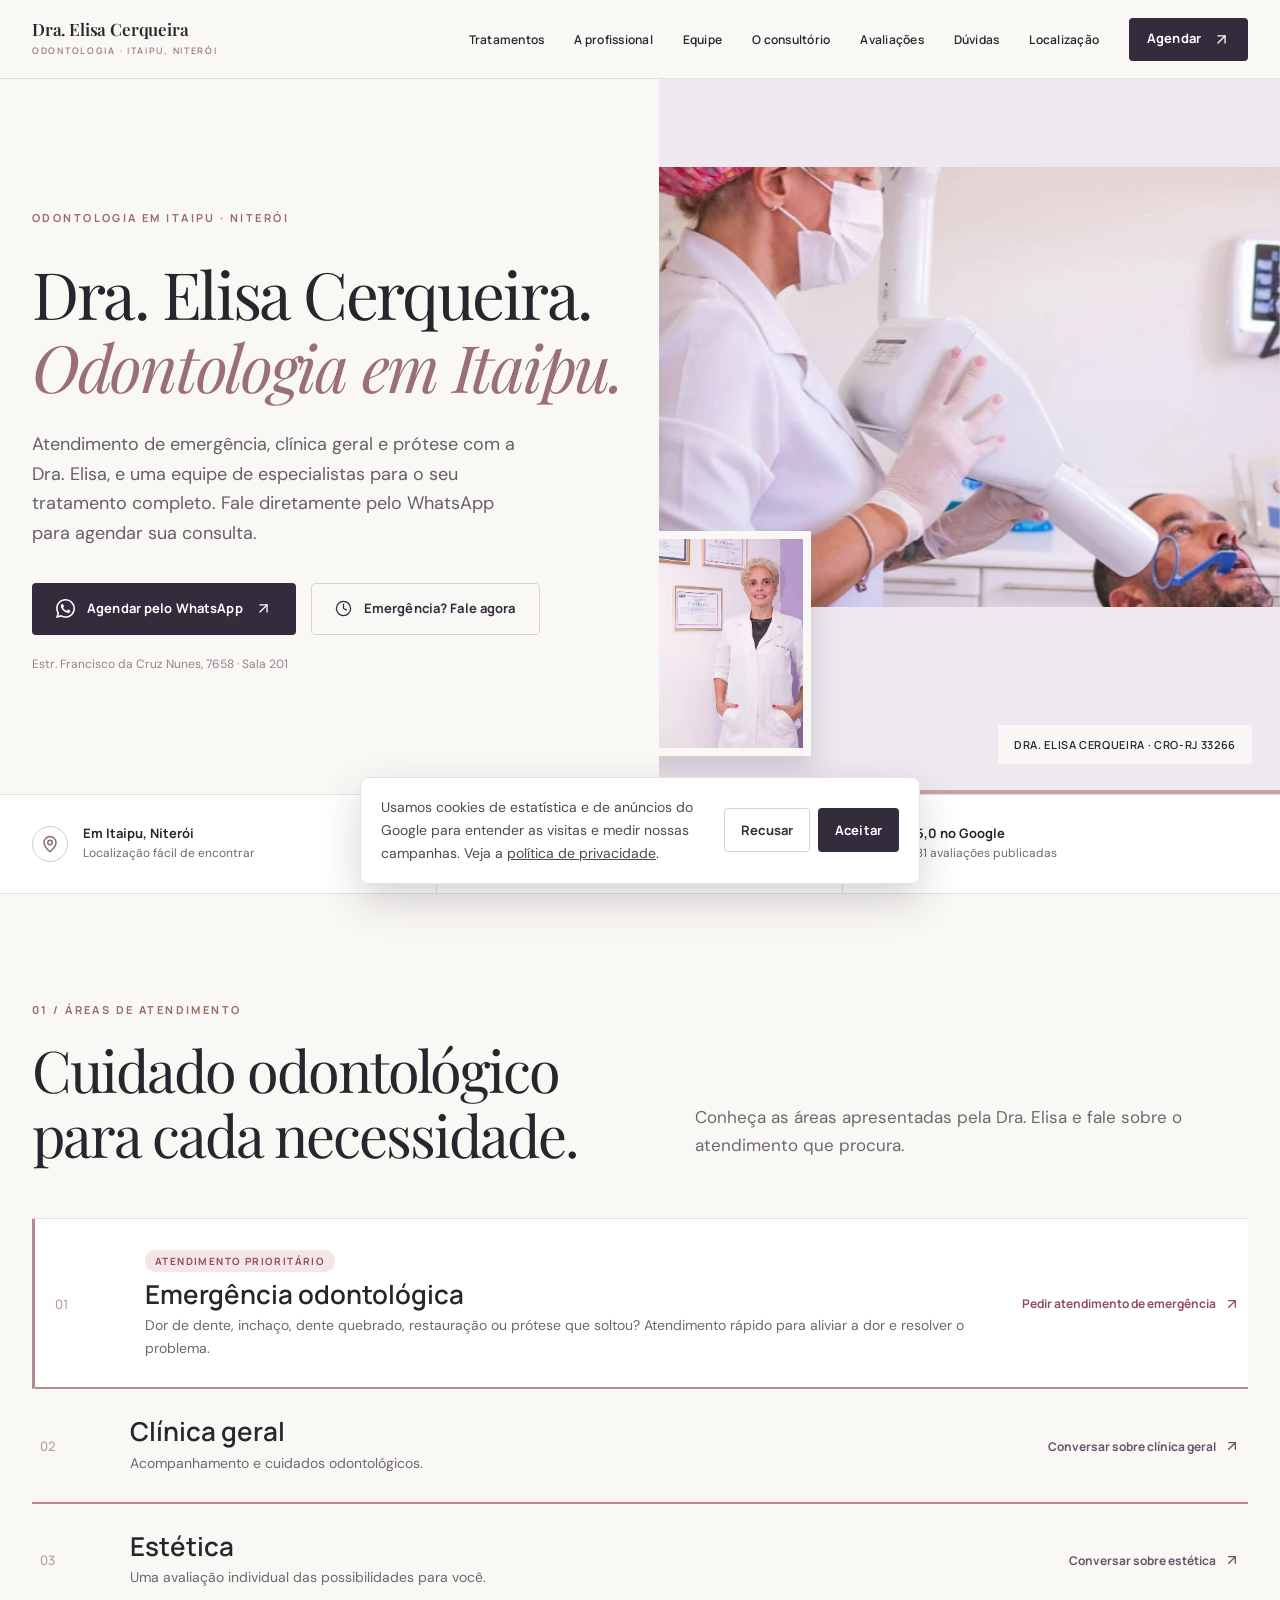
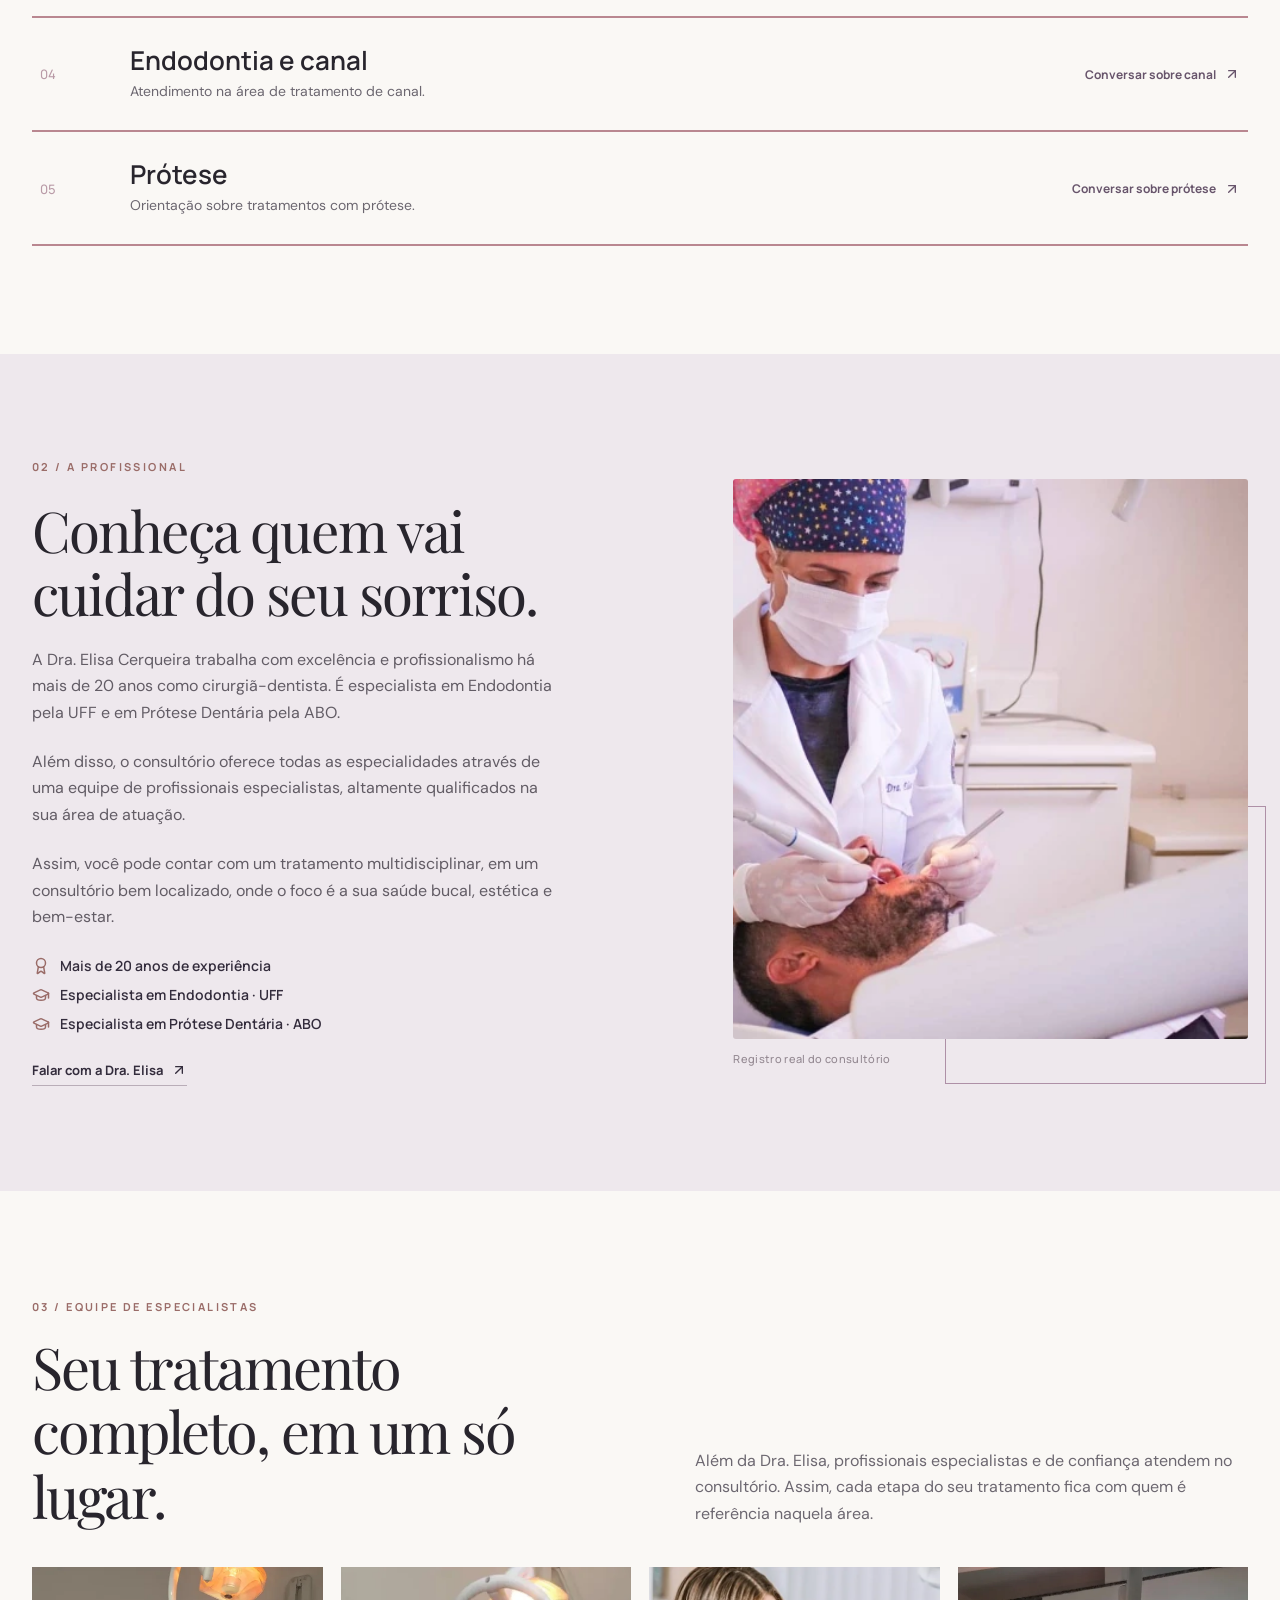
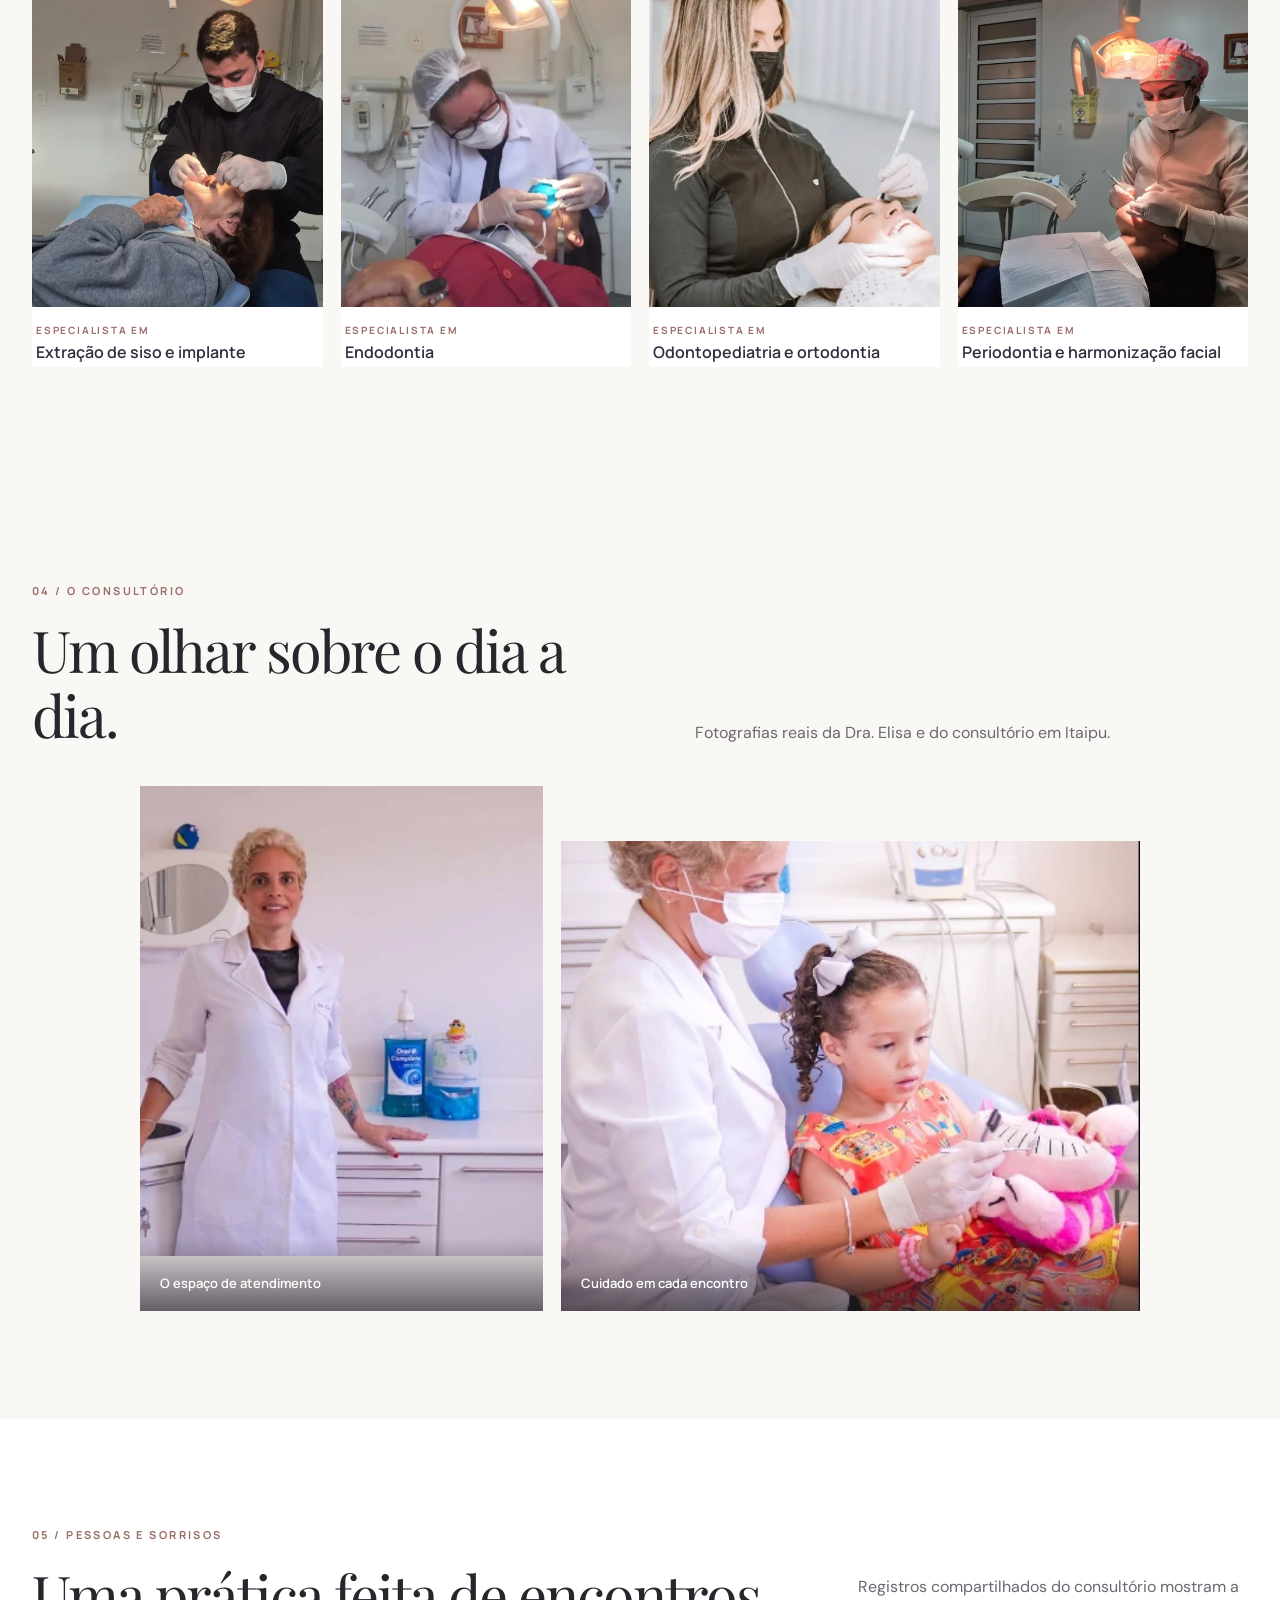
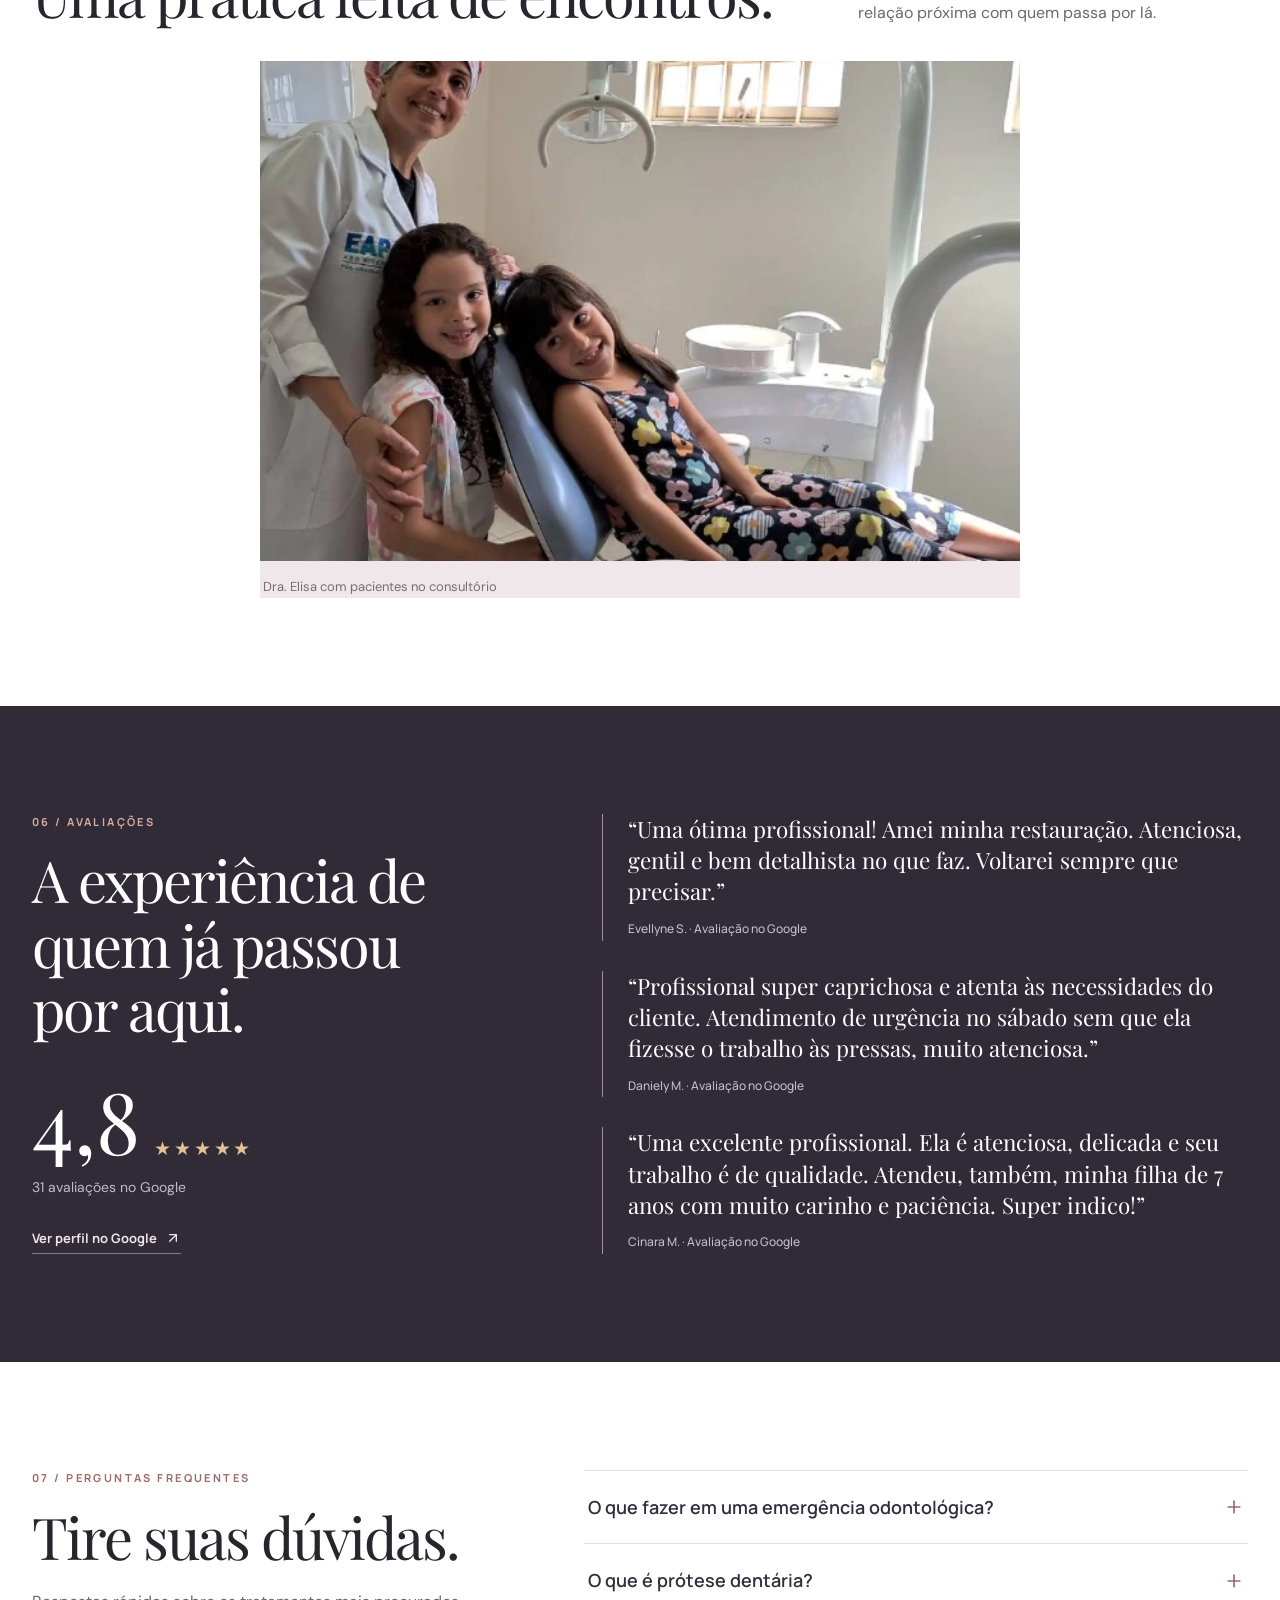
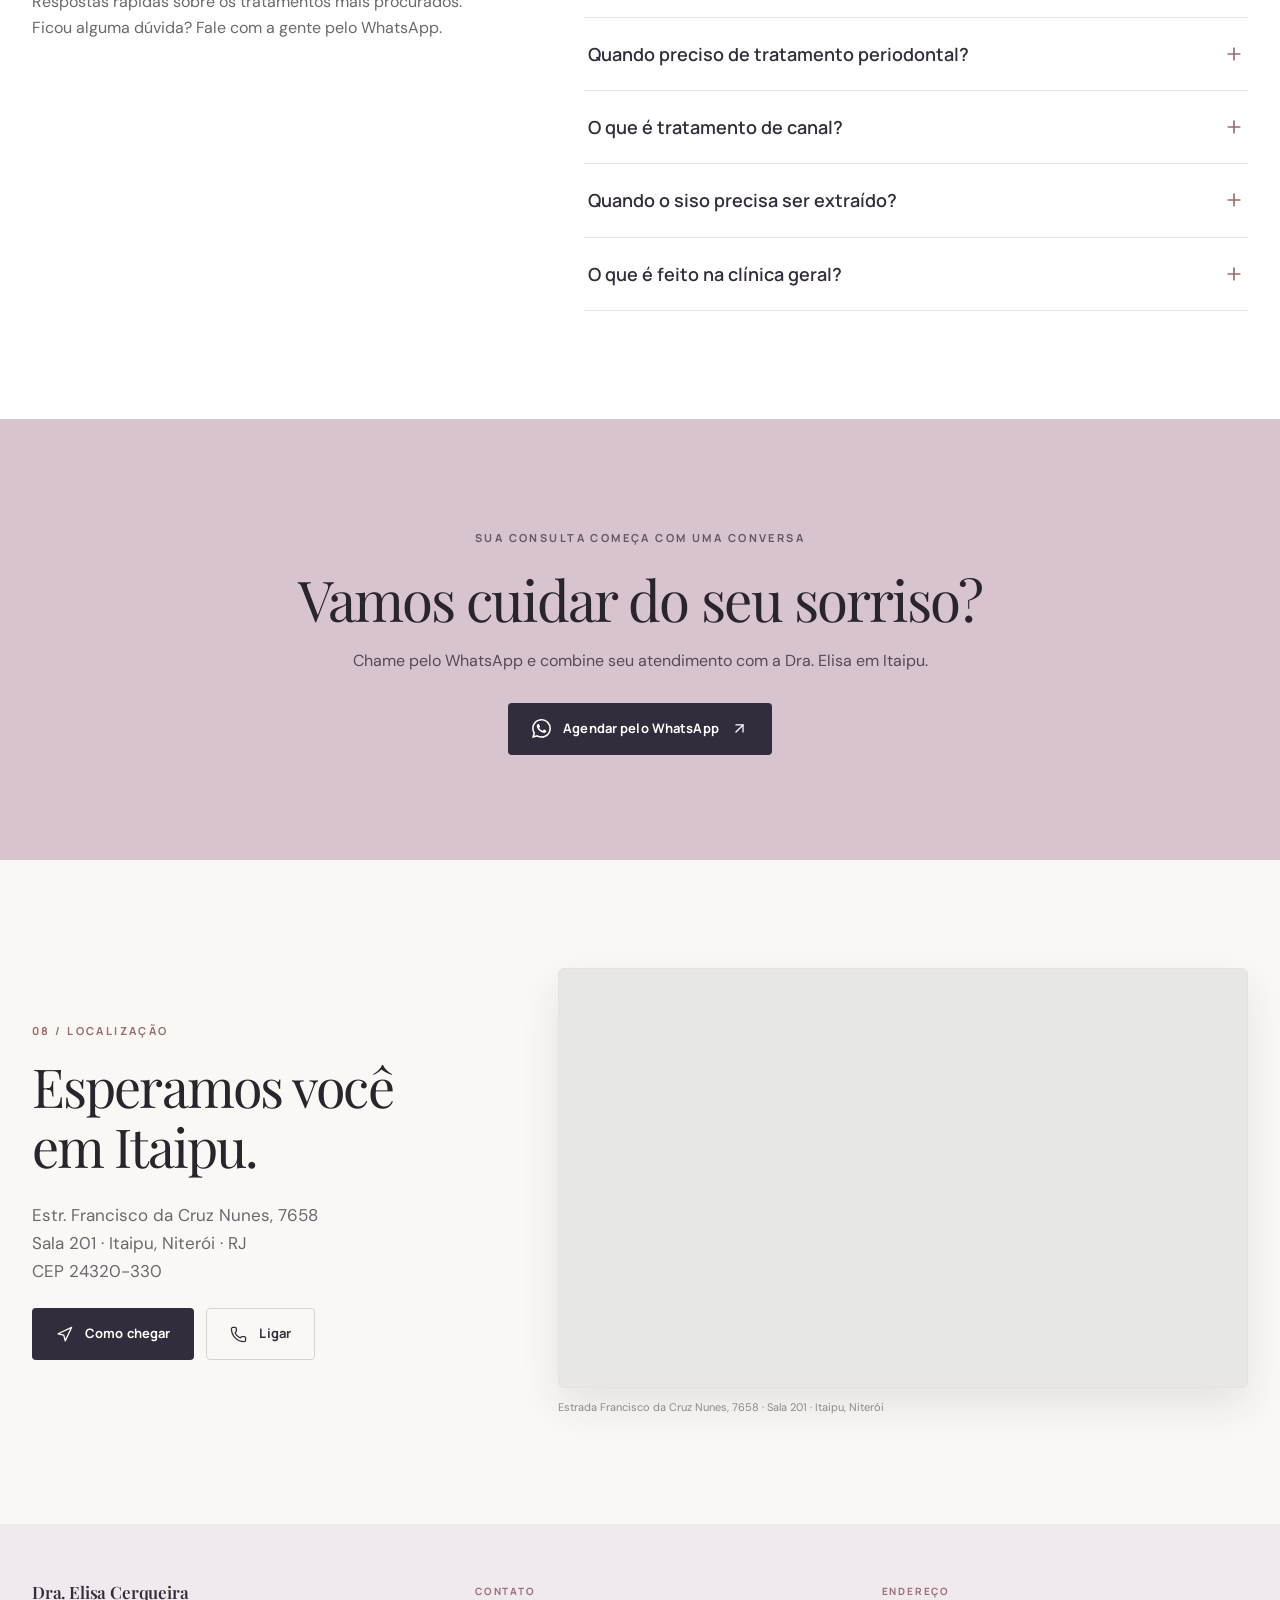
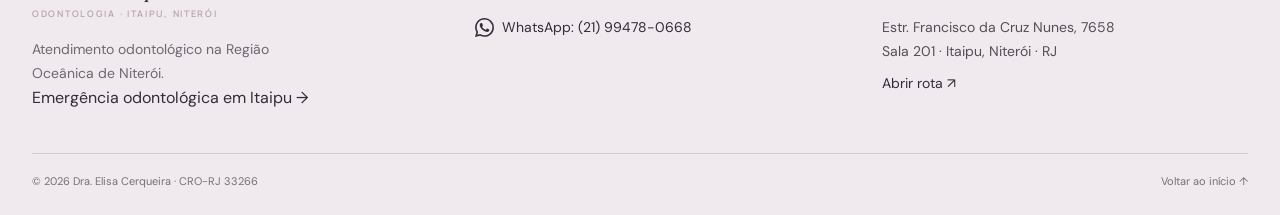
<file: index.html>
<!doctype html>
<html lang="pt-BR">
<head>
  <meta charset="utf-8">
  <meta name="viewport" content="width=device-width,initial-scale=1,viewport-fit=cover">
  <meta name="theme-color" content="#faf8f5">
  <meta name="description" content="Dra. Elisa Cerqueira: emergência odontológica, clínica geral e prótese em Itaipu, Niterói. Equipe de especialistas. Agende pelo WhatsApp.">
  <title>Dra. Elisa Cerqueira — Dentista em Itaipu, Niterói | Emergência odontológica</title>
  <link rel="canonical" href="https://draelisacerqueira.com.br/">
  <link rel="icon" href="/favicon.ico" sizes="48x48"><link rel="icon" href="/favicon.svg" type="image/svg+xml"><link rel="apple-touch-icon" href="/apple-touch-icon.png">
  <meta property="og:type" content="website">
  <meta property="og:locale" content="pt_BR">
  <meta property="og:site_name" content="Dra. Elisa Cerqueira">
  <meta property="og:title" content="Dra. Elisa Cerqueira — Odontologia em Itaipu, Niterói">
  <meta property="og:description" content="Emergência odontológica, clínica geral e prótese em Itaipu, Niterói. Agende pelo WhatsApp.">
  <meta property="og:url" content="https://draelisacerqueira.com.br/">
  <meta property="og:image" content="https://draelisacerqueira.com.br/og-2.jpg">
  <meta property="og:image:width" content="1200">
  <meta property="og:image:height" content="630">
  <meta property="og:image:alt" content="Dra. Elisa Cerqueira atendendo no consultório em Itaipu, Niterói">
  <meta name="twitter:card" content="summary_large_image">
  <meta name="twitter:title" content="Dra. Elisa Cerqueira — Odontologia em Itaipu, Niterói">
  <meta name="twitter:description" content="Emergência odontológica, clínica geral e prótese em Itaipu, Niterói. Agende pelo WhatsApp.">
  <meta name="twitter:image" content="https://draelisacerqueira.com.br/og-2.jpg">
  <script type="application/ld+json">{"@context":"https://schema.org","@type":"Dentist","@id":"https://draelisacerqueira.com.br/#consultorio","name":"Dra. Elisa Cerqueira — Odontologia","url":"https://draelisacerqueira.com.br/","image":"https://draelisacerqueira.com.br/og-2.jpg","logo":"https://draelisacerqueira.com.br/icon-192.png","telephone":"+55-21-99478-0668","priceRange":"$$","description":"Consultório odontológico em Itaipu, Niterói: emergência odontológica, clínica geral, prótese e equipe de especialistas.","address":{"@type":"PostalAddress","streetAddress":"Estrada Francisco da Cruz Nunes, 7658, Sala 201","addressLocality":"Niterói","addressRegion":"RJ","postalCode":"24320-330","addressCountry":"BR"},"areaServed":"Niterói, RJ","founder":{"@type":"Person","name":"Elisa Cerqueira","jobTitle":"Cirurgiã-dentista","identifier":"CRO-RJ 33266"},"aggregateRating":{"@type":"AggregateRating","ratingValue":"5.0","reviewCount":"31","bestRating":"5"},"hasMap":"https://www.google.com/maps/search/?api=1&query=Consult%C3%B3rio%20Odontol%C3%B3gico%20Dra.%20Elisa%20Cerqueira%20Itaipu%20Niter%C3%B3i"}</script>
  <link rel="preconnect" href="https://fonts.googleapis.com"><link rel="preconnect" href="https://fonts.gstatic.com" crossorigin>
  <link href="https://fonts.googleapis.com/css2?family=DM+Sans:wght@400;500;600;700&family=Manrope:wght@400;500;600;700&family=Playfair+Display:wght@400;500;600&display=swap" rel="stylesheet">
  <link rel="stylesheet" href="aos.css">
  
  
  <link rel="stylesheet" href="style.css">

<script src="head.js"></script>
</head>


<body>
<div class="progress" id="progress"></div>
<header class="header"><div class="wrap nav"><a href="#inicio" class="brand" aria-label="Dra. Elisa Cerqueira, início"><strong>Dra. Elisa Cerqueira</strong><small>Odontologia · Itaipu, Niterói</small></a><nav class="nav-links" id="nav-links" aria-label="Navegação principal"><a href="#tratamentos">Tratamentos</a><a href="#profissional">A profissional</a><a href="#equipe">Equipe</a><a class="nav-extra" href="#consultorio">O consultório</a><a href="#avaliacoes">Avaliações</a><a href="#duvidas">Dúvidas</a><a class="nav-extra" href="#localizacao">Localização</a><a class="btn btn-dark" data-book href="https://wa.me/5521994780668" target="_blank" rel="noopener">Agendar <svg xmlns="http://www.w3.org/2000/svg" width="24" height="24" viewBox="0 0 24 24" fill="none" stroke="currentColor" stroke-width="2" stroke-linecap="round" stroke-linejoin="round" aria-hidden="true" class="lucide"><path d="M7 7h10v10"></path><path d="M7 17 17 7"></path></svg></a></nav><button class="menu-toggle" id="menu-toggle" aria-expanded="false" aria-controls="nav-links" aria-label="Abrir menu"><svg xmlns="http://www.w3.org/2000/svg" width="24" height="24" viewBox="0 0 24 24" fill="none" stroke="currentColor" stroke-width="2" stroke-linecap="round" stroke-linejoin="round" aria-hidden="true" class="lucide"><path d="M4 5h16"></path><path d="M4 12h16"></path><path d="M4 19h16"></path></svg></button></div></header>
<main>
  <section class="hero" id="inicio"><div class="hero-copy"><span class="eyebrow">Odontologia em Itaipu · Niterói</span><h1>Dra. Elisa Cerqueira. <em>Odontologia em Itaipu.</em></h1><p class="hero-lead">Atendimento de emergência, clínica geral e prótese com a Dra. Elisa, e uma equipe de especialistas para o seu tratamento completo. Fale diretamente pelo WhatsApp para agendar sua consulta.</p><div class="hero-actions"><a class="btn btn-dark" id="hero-book" data-book href="https://wa.me/5521994780668" target="_blank" rel="noopener"><span class="wa-icon"><svg viewBox="0 0 24 24" fill="currentColor" aria-hidden="true"><path d="M17.472 14.382c-.297-.149-1.758-.867-2.03-.967-.273-.099-.471-.148-.67.15-.197.297-.767.966-.94 1.164-.173.199-.347.223-.644.075-.297-.15-1.255-.463-2.39-1.475-.883-.788-1.48-1.761-1.653-2.059-.173-.297-.018-.458.13-.606.134-.133.298-.347.446-.52.149-.174.198-.298.298-.497.099-.198.05-.371-.025-.52-.075-.149-.669-1.612-.916-2.207-.242-.579-.487-.5-.669-.51-.173-.008-.371-.01-.57-.01-.198 0-.52.074-.792.372-.272.297-1.04 1.016-1.04 2.479 0 1.462 1.065 2.875 1.213 3.074.149.198 2.096 3.2 5.077 4.487.709.306 1.262.489 1.694.625.712.227 1.36.195 1.871.118.571-.085 1.758-.719 2.006-1.413.248-.694.248-1.289.173-1.413-.074-.124-.272-.198-.57-.347m-5.421 7.403h-.004a9.87 9.87 0 01-5.031-1.378l-.361-.214-3.741.982.998-3.648-.235-.374a9.86 9.86 0 01-1.51-5.26c.001-5.45 4.436-9.884 9.888-9.884 2.64 0 5.122 1.03 6.988 2.898a9.825 9.825 0 012.893 6.994c-.003 5.45-4.437 9.884-9.885 9.884m8.413-18.297A11.815 11.815 0 0012.05 0C5.495 0 .16 5.335.157 11.892c0 2.096.547 4.142 1.588 5.945L.057 24l6.305-1.654a11.882 11.882 0 005.683 1.448h.005c6.554 0 11.89-5.335 11.893-11.893a11.821 11.821 0 00-3.48-8.413Z"/></svg></span> Agendar pelo WhatsApp <svg xmlns="http://www.w3.org/2000/svg" width="24" height="24" viewBox="0 0 24 24" fill="none" stroke="currentColor" stroke-width="2" stroke-linecap="round" stroke-linejoin="round" aria-hidden="true" class="lucide"><path d="M7 7h10v10"></path><path d="M7 17 17 7"></path></svg></a><a class="btn btn-line" href="https://wa.me/5521994780668?text=Ol%C3%A1%2C%20preciso%20de%20um%20atendimento%20de%20emerg%C3%AAncia%20com%20a%20Dra.%20Elisa%20Cerqueira." target="_blank" rel="noopener"><svg xmlns="http://www.w3.org/2000/svg" width="24" height="24" viewBox="0 0 24 24" fill="none" stroke="currentColor" stroke-width="2" stroke-linecap="round" stroke-linejoin="round" aria-hidden="true" class="lucide"><circle cx="12" cy="12" r="10"></circle><path d="M12 6v6l4 2"></path></svg> Emergência? Fale agora</a></div><p class="hero-sub">Estr. Francisco da Cruz Nunes, 7658 · Sala 201</p></div><div class="hero-images" data-aos="fade-in" data-aos-delay="120"><img class="hero-main" src="foto-1.webp" decoding="async" alt="Dra. Elisa durante atendimento odontológico" width="665" height="390" fetchpriority="high"><img class="hero-side" src="foto-2.webp" decoding="async" alt="Retrato da Dra. Elisa Cerqueira no consultório" width="235" height="460"><div class="hero-image-label">DRA. ELISA CERQUEIRA · CRO-RJ 33266</div><div class="hero-marker" aria-hidden="true"></div></div></section>
  <div class="detail-line"><div class="wrap detail-grid"><div class="detail"><span class="detail-icon"><svg xmlns="http://www.w3.org/2000/svg" width="24" height="24" viewBox="0 0 24 24" fill="none" stroke="currentColor" stroke-width="2" stroke-linecap="round" stroke-linejoin="round" aria-hidden="true" class="lucide"><path d="M20 10c0 4.993-5.539 10.193-7.399 11.799a1 1 0 0 1-1.202 0C9.539 20.193 4 14.993 4 10a8 8 0 0 1 16 0"></path><circle cx="12" cy="10" r="3"></circle></svg></span><div><strong>Em Itaipu, Niterói</strong><span>Localização fácil de encontrar</span></div></div><div class="detail"><span class="detail-icon"><svg xmlns="http://www.w3.org/2000/svg" width="24" height="24" viewBox="0 0 24 24" fill="none" stroke="currentColor" stroke-width="2" stroke-linecap="round" stroke-linejoin="round" aria-hidden="true" class="lucide"><circle cx="12" cy="12" r="10"></circle><path d="M12 6v6l4 2"></path></svg></span><div><strong>Atendimento de emergência</strong><span>Dor ou imprevisto? Fale pelo WhatsApp</span></div></div><div class="detail"><span class="detail-icon"><svg xmlns="http://www.w3.org/2000/svg" width="24" height="24" viewBox="0 0 24 24" fill="none" stroke="currentColor" stroke-width="2" stroke-linecap="round" stroke-linejoin="round" aria-hidden="true" class="lucide"><path d="M11.525 2.295a.53.53 0 0 1 .95 0l2.31 4.679a2.123 2.123 0 0 0 1.595 1.16l5.166.756a.53.53 0 0 1 .294.904l-3.736 3.638a2.123 2.123 0 0 0-.611 1.878l.882 5.14a.53.53 0 0 1-.771.56l-4.618-2.428a2.122 2.122 0 0 0-1.973 0L6.396 21.01a.53.53 0 0 1-.77-.56l.881-5.139a2.122 2.122 0 0 0-.611-1.879L2.16 9.795a.53.53 0 0 1 .294-.906l5.165-.755a2.122 2.122 0 0 0 1.597-1.16z"></path></svg></span><div><strong>5,0 no Google</strong><span>31 avaliações publicadas</span></div></div></div></div>
  <section class="section" id="tratamentos"><div class="wrap"><div class="intro-head" data-aos="fade-up"><div><span class="eyebrow">01 / Áreas de atendimento</span><h2 class="section-title">Cuidado odontológico para cada necessidade.</h2></div><p class="body-copy">Conheça as áreas apresentadas pela Dra. Elisa e fale sobre o atendimento que procura.</p></div><div class="treatment-list"><article class="treatment treatment-urgent" data-aos="fade-up"><span class="treatment-num">01</span><div><span class="urgent-badge">Atendimento prioritário</span><h3>Emergência odontológica</h3><p>Dor de dente, inchaço, dente quebrado, restauração ou prótese que soltou? Atendimento rápido para aliviar a dor e resolver o problema.</p></div><a href="https://wa.me/5521994780668?text=Ol%C3%A1%2C%20preciso%20de%20um%20atendimento%20de%20emerg%C3%AAncia%20com%20a%20Dra.%20Elisa%20Cerqueira." target="_blank" rel="noopener">Pedir atendimento de emergência <svg xmlns="http://www.w3.org/2000/svg" width="24" height="24" viewBox="0 0 24 24" fill="none" stroke="currentColor" stroke-width="2" stroke-linecap="round" stroke-linejoin="round" aria-hidden="true" class="lucide"><path d="M7 7h10v10"></path><path d="M7 17 17 7"></path></svg></a></article><article class="treatment" data-aos="fade-up"><span class="treatment-num">02</span><div><h3>Clínica geral</h3><p>Acompanhamento e cuidados odontológicos.</p></div><a data-service="clínica geral" href="#">Conversar sobre clínica geral <svg xmlns="http://www.w3.org/2000/svg" width="24" height="24" viewBox="0 0 24 24" fill="none" stroke="currentColor" stroke-width="2" stroke-linecap="round" stroke-linejoin="round" aria-hidden="true" class="lucide"><path d="M7 7h10v10"></path><path d="M7 17 17 7"></path></svg></a></article><article class="treatment" data-aos="fade-up" data-aos-delay="50"><span class="treatment-num">03</span><div><h3>Estética</h3><p>Uma avaliação individual das possibilidades para você.</p></div><a data-service="estética odontológica" href="#">Conversar sobre estética <svg xmlns="http://www.w3.org/2000/svg" width="24" height="24" viewBox="0 0 24 24" fill="none" stroke="currentColor" stroke-width="2" stroke-linecap="round" stroke-linejoin="round" aria-hidden="true" class="lucide"><path d="M7 7h10v10"></path><path d="M7 17 17 7"></path></svg></a></article><article class="treatment" data-aos="fade-up" data-aos-delay="100"><span class="treatment-num">04</span><div><h3>Endodontia e canal</h3><p>Atendimento na área de tratamento de canal.</p></div><a data-service="tratamento de canal" href="#">Conversar sobre canal <svg xmlns="http://www.w3.org/2000/svg" width="24" height="24" viewBox="0 0 24 24" fill="none" stroke="currentColor" stroke-width="2" stroke-linecap="round" stroke-linejoin="round" aria-hidden="true" class="lucide"><path d="M7 7h10v10"></path><path d="M7 17 17 7"></path></svg></a></article><article class="treatment" data-aos="fade-up" data-aos-delay="150"><span class="treatment-num">05</span><div><h3>Prótese</h3><p>Orientação sobre tratamentos com prótese.</p></div><a data-service="prótese" href="#">Conversar sobre prótese <svg xmlns="http://www.w3.org/2000/svg" width="24" height="24" viewBox="0 0 24 24" fill="none" stroke="currentColor" stroke-width="2" stroke-linecap="round" stroke-linejoin="round" aria-hidden="true" class="lucide"><path d="M7 7h10v10"></path><path d="M7 17 17 7"></path></svg></a></article></div></div></section>
  <section class="story" id="profissional"><div class="wrap story-grid"><div class="story-copy" data-aos="fade-up"><span class="eyebrow">02 / A profissional</span><h2>Conheça quem vai cuidar do seu sorriso.</h2><p>A Dra. Elisa Cerqueira trabalha com excelência e profissionalismo há mais de 20 anos como cirurgiã-dentista. É especialista em Endodontia pela UFF e em Prótese Dentária pela ABO.</p><p>Além disso, o consultório oferece todas as especialidades através de uma equipe de profissionais especialistas, altamente qualificados na sua área de atuação.</p><p>Assim, você pode contar com um tratamento multidisciplinar, em um consultório bem localizado, onde o foco é a sua saúde bucal, estética e bem-estar.</p><ul class="credentials"><li><svg xmlns="http://www.w3.org/2000/svg" width="24" height="24" viewBox="0 0 24 24" fill="none" stroke="currentColor" stroke-width="2" stroke-linecap="round" stroke-linejoin="round" aria-hidden="true" class="lucide"><path d="m15.477 12.89 1.515 8.526a.5.5 0 0 1-.81.47l-3.58-2.687a1 1 0 0 0-1.197 0l-3.586 2.686a.5.5 0 0 1-.81-.469l1.514-8.526"></path><circle cx="12" cy="8" r="6"></circle></svg> Mais de 20 anos de experiência</li><li><svg xmlns="http://www.w3.org/2000/svg" width="24" height="24" viewBox="0 0 24 24" fill="none" stroke="currentColor" stroke-width="2" stroke-linecap="round" stroke-linejoin="round" aria-hidden="true" class="lucide"><path d="M21.42 10.922a1 1 0 0 0-.019-1.838L12.83 5.18a2 2 0 0 0-1.66 0L2.6 9.08a1 1 0 0 0 0 1.832l8.57 3.908a2 2 0 0 0 1.66 0z"></path><path d="M22 10v6"></path><path d="M6 12.5V16a6 3 0 0 0 12 0v-3.5"></path></svg> Especialista em Endodontia · UFF</li><li><svg xmlns="http://www.w3.org/2000/svg" width="24" height="24" viewBox="0 0 24 24" fill="none" stroke="currentColor" stroke-width="2" stroke-linecap="round" stroke-linejoin="round" aria-hidden="true" class="lucide"><path d="M21.42 10.922a1 1 0 0 0-.019-1.838L12.83 5.18a2 2 0 0 0-1.66 0L2.6 9.08a1 1 0 0 0 0 1.832l8.57 3.908a2 2 0 0 0 1.66 0z"></path><path d="M22 10v6"></path><path d="M6 12.5V16a6 3 0 0 0 12 0v-3.5"></path></svg> Especialista em Prótese Dentária · ABO</li></ul><a class="text-link" data-book href="https://wa.me/5521994780668" target="_blank" rel="noopener">Falar com a Dra. Elisa <svg xmlns="http://www.w3.org/2000/svg" width="24" height="24" viewBox="0 0 24 24" fill="none" stroke="currentColor" stroke-width="2" stroke-linecap="round" stroke-linejoin="round" aria-hidden="true" class="lucide"><path d="M7 7h10v10"></path><path d="M7 17 17 7"></path></svg></a></div>
<div class="story-photo-frame" data-aos="fade-up" data-aos-delay="110"><img class="story-photo" src="foto-3.webp" decoding="async" alt="Dra. Elisa Cerqueira durante atendimento odontológico" width="465" height="470" loading="lazy"><small class="photo-credit">Registro real do consultório</small></div></div></section>
  <section class="section team" id="equipe"><div class="wrap"><div class="practice-intro" data-aos="fade-up"><div><span class="eyebrow">03 / Equipe de especialistas</span><h2 class="section-title">Seu tratamento completo, em um só lugar.</h2></div><p class="body-copy">Além da Dra. Elisa, profissionais especialistas e de confiança atendem no consultório. Assim, cada etapa do seu tratamento fica com quem é referência naquela área.</p></div><div class="team-grid"><figure class="team-card reveal"><img src="foto-4.webp" decoding="async" alt="Especialista em extração de siso e implante durante atendimento" width="900" height="675" loading="lazy"><figcaption><span>Especialista em</span>Extração de siso e implante</figcaption></figure><figure class="team-card reveal" data-delay="60"><img src="foto-5.webp" decoding="async" alt="Especialista em endodontia durante atendimento" width="900" height="498" loading="lazy"><figcaption><span>Especialista em</span>Endodontia</figcaption></figure><figure class="team-card reveal" data-delay="120"><img src="foto-6.webp" decoding="async" alt="Especialista em odontopediatria e ortodontia durante atendimento" width="900" height="696" loading="lazy"><figcaption><span>Especialista em</span>Odontopediatria e ortodontia</figcaption></figure><figure class="team-card reveal" data-delay="180"><img src="foto-7.webp" decoding="async" alt="Especialista em periodontia e harmonização facial durante atendimento" width="900" height="675" loading="lazy"><figcaption><span>Especialista em</span>Periodontia e harmonização facial</figcaption></figure></div></div></section>

  <section class="section" id="consultorio"><div class="wrap"><div class="practice-intro" data-aos="fade-up"><div><span class="eyebrow">04 / O consultório</span><h2 class="section-title">Um olhar sobre o dia a dia.</h2></div><p class="body-copy">Fotografias reais da Dra. Elisa e do consultório em Itaipu.</p></div><div class="practice-gallery"><figure class="practice-card reveal"><img src="foto-8.webp" decoding="async" alt="Dra. Elisa no espaço de atendimento em Itaipu" width="350" height="435" loading="lazy"><figcaption>O espaço de atendimento</figcaption></figure><figure class="practice-card reveal" data-delay="100"><img src="foto-9.webp" decoding="async" alt="Dra. Elisa atendendo uma criança no consultório" width="426" height="400" loading="lazy"><figcaption>Cuidado em cada encontro</figcaption></figure></div></div></section>
  <section class="section human"><div class="wrap"><div class="human-head" data-aos="fade-up"><div><span class="eyebrow">05 / Pessoas e sorrisos</span><h2 class="section-title">Uma prática feita de encontros.</h2></div><p class="body-copy">Registros compartilhados do consultório mostram a relação próxima com quem passa por lá.</p></div><div class="human-gallery"><figure class="reveal"><img src="foto-10.webp" decoding="async" alt="Dra. Elisa com duas crianças no consultório odontológico" width="680" height="392" loading="lazy"><figcaption>Dra. Elisa com pacientes no consultório</figcaption></figure></div></div></section>
  <section class="section reviews" id="avaliacoes"><div class="wrap review-layout"><div data-aos="fade-up"><span class="eyebrow eyebrow-light">06 / Avaliações</span><h2 class="section-title">A experiência de quem já passou por aqui.</h2><div class="review-score"><strong>5,0</strong><span class="stars" aria-label="Cinco estrelas">★★★★★</span></div><p class="review-count">31 avaliações no Google</p><a class="text-link" href="https://www.google.com/maps/search/?api=1&query=Consult%C3%B3rio%20Odontol%C3%B3gico%20Dra.%20Elisa%20Cerqueira%20Itaipu%20Niter%C3%B3i" target="_blank" rel="noopener">Ver perfil no Google <svg xmlns="http://www.w3.org/2000/svg" width="24" height="24" viewBox="0 0 24 24" fill="none" stroke="currentColor" stroke-width="2" stroke-linecap="round" stroke-linejoin="round" aria-hidden="true" class="lucide"><path d="M7 7h10v10"></path><path d="M7 17 17 7"></path></svg></a></div><div class="review-quotes" data-aos="fade-up" data-aos-delay="100"><blockquote><p>“Uma ótima profissional! Amei minha restauração. Atenciosa, gentil e bem detalhista no que faz. Voltarei sempre que precisar.”</p><cite>Evellyne S. · Avaliação no Google</cite></blockquote><blockquote><p>“Profissional super caprichosa e atenta às necessidades do cliente. Atendimento de urgência no sábado sem que ela fizesse o trabalho às pressas, muito atenciosa.”</p><cite>Daniely M. · Avaliação no Google</cite></blockquote><blockquote><p>“Uma excelente profissional. Ela é atenciosa, delicada e seu trabalho é de qualidade. Atendeu, também, minha filha de 7 anos com muito carinho e paciência. Super indico!”</p><cite>Cinara M. · Avaliação no Google</cite></blockquote></div></div></section>
  <section class="section faq" id="duvidas"><div class="wrap faq-grid"><div data-aos="fade-up"><span class="eyebrow">07 / Perguntas frequentes</span><h2 class="section-title">Tire suas dúvidas.</h2><p class="body-copy">Respostas rápidas sobre os tratamentos mais procurados. Ficou alguma dúvida? Fale com a gente pelo WhatsApp.</p></div><div class="faq-list" data-aos="fade-up" data-aos-delay="100"><details><summary>O que fazer em uma emergência odontológica?<svg xmlns="http://www.w3.org/2000/svg" width="24" height="24" viewBox="0 0 24 24" fill="none" stroke="currentColor" stroke-width="2" stroke-linecap="round" stroke-linejoin="round" aria-hidden="true" class="lucide"><path d="M5 12h14"></path><path d="M12 5v14"></path></svg></summary><p>Dor forte, inchaço, sangramento, dente quebrado ou restauração e prótese que soltaram são motivos para chamar a Dra. Elisa pelo WhatsApp o quanto antes. Se um dente saiu inteiro após uma batida, segure-o pela coroa (sem tocar na raiz), não esfregue, guarde-o em leite ou soro fisiológico e procure atendimento imediatamente. Em caso de febre alta ou inchaço que dificulte respirar ou engolir, procure um pronto-socorro.</p></details><details><summary>O que é prótese dentária?<svg xmlns="http://www.w3.org/2000/svg" width="24" height="24" viewBox="0 0 24 24" fill="none" stroke="currentColor" stroke-width="2" stroke-linecap="round" stroke-linejoin="round" aria-hidden="true" class="lucide"><path d="M5 12h14"></path><path d="M12 5v14"></path></svg></summary><p>A prótese repõe dentes perdidos ou muito danificados, devolvendo a função de mastigar e falar, a estética do sorriso e o equilíbrio da boca. Existem vários tipos, como coroas, pontes, próteses removíveis, dentaduras e próteses sobre implante. Na avaliação, a Dra. Elisa indica a opção mais adequada para o seu caso.</p></details><details><summary>Quando preciso de tratamento periodontal?<svg xmlns="http://www.w3.org/2000/svg" width="24" height="24" viewBox="0 0 24 24" fill="none" stroke="currentColor" stroke-width="2" stroke-linecap="round" stroke-linejoin="round" aria-hidden="true" class="lucide"><path d="M5 12h14"></path><path d="M12 5v14"></path></svg></summary><p>Quando a inflamação da gengiva (gengivite) evolui para a doença periodontal, que atinge os tecidos que sustentam os dentes. Sinais como sangramento, gengiva retraída, mau hálito persistente ou dentes com mobilidade merecem atenção. Sem controle, a doença pode levar à perda dos dentes, por isso o acompanhamento com especialista é importante.</p></details><details><summary>O que é tratamento de canal?<svg xmlns="http://www.w3.org/2000/svg" width="24" height="24" viewBox="0 0 24 24" fill="none" stroke="currentColor" stroke-width="2" stroke-linecap="round" stroke-linejoin="round" aria-hidden="true" class="lucide"><path d="M5 12h14"></path><path d="M12 5v14"></path></svg></summary><p>É o tratamento feito pela endodontia quando a parte interna do dente (a polpa) está inflamada ou infeccionada. O canal é limpo e selado, o que alivia a dor e permite preservar o dente em vez de extraí-lo.</p></details><details><summary>Quando o siso precisa ser extraído?<svg xmlns="http://www.w3.org/2000/svg" width="24" height="24" viewBox="0 0 24 24" fill="none" stroke="currentColor" stroke-width="2" stroke-linecap="round" stroke-linejoin="round" aria-hidden="true" class="lucide"><path d="M5 12h14"></path><path d="M12 5v14"></path></svg></summary><p>Nem todo siso precisa sair. A extração costuma ser indicada quando ele não tem espaço para nascer, nasce torto, causa dor, inflamação ou prejudica os dentes vizinhos. A avaliação com exame de imagem mostra se é o seu caso.</p></details><details><summary>O que é feito na clínica geral?<svg xmlns="http://www.w3.org/2000/svg" width="24" height="24" viewBox="0 0 24 24" fill="none" stroke="currentColor" stroke-width="2" stroke-linecap="round" stroke-linejoin="round" aria-hidden="true" class="lucide"><path d="M5 12h14"></path><path d="M12 5v14"></path></svg></summary><p>É o cuidado do dia a dia com a saúde bucal: consultas de avaliação, limpeza, restaurações, algumas extrações e orientações de prevenção. Quando o caso pede um tratamento especializado, você é encaminhado para o profissional da equipe dentro do próprio consultório.</p></details></div></div></section>

  <section class="cta"><div class="wrap" data-aos="fade-up"><span class="eyebrow">Sua consulta começa com uma conversa</span><h2>Vamos cuidar do seu sorriso?</h2><p>Chame pelo WhatsApp e combine seu atendimento com a Dra. Elisa em Itaipu.</p><a class="btn btn-dark" data-book href="https://wa.me/5521994780668" target="_blank" rel="noopener"><span class="wa-icon"><svg viewBox="0 0 24 24" fill="currentColor" aria-hidden="true"><path d="M17.472 14.382c-.297-.149-1.758-.867-2.03-.967-.273-.099-.471-.148-.67.15-.197.297-.767.966-.94 1.164-.173.199-.347.223-.644.075-.297-.15-1.255-.463-2.39-1.475-.883-.788-1.48-1.761-1.653-2.059-.173-.297-.018-.458.13-.606.134-.133.298-.347.446-.52.149-.174.198-.298.298-.497.099-.198.05-.371-.025-.52-.075-.149-.669-1.612-.916-2.207-.242-.579-.487-.5-.669-.51-.173-.008-.371-.01-.57-.01-.198 0-.52.074-.792.372-.272.297-1.04 1.016-1.04 2.479 0 1.462 1.065 2.875 1.213 3.074.149.198 2.096 3.2 5.077 4.487.709.306 1.262.489 1.694.625.712.227 1.36.195 1.871.118.571-.085 1.758-.719 2.006-1.413.248-.694.248-1.289.173-1.413-.074-.124-.272-.198-.57-.347m-5.421 7.403h-.004a9.87 9.87 0 01-5.031-1.378l-.361-.214-3.741.982.998-3.648-.235-.374a9.86 9.86 0 01-1.51-5.26c.001-5.45 4.436-9.884 9.888-9.884 2.64 0 5.122 1.03 6.988 2.898a9.825 9.825 0 012.893 6.994c-.003 5.45-4.437 9.884-9.885 9.884m8.413-18.297A11.815 11.815 0 0012.05 0C5.495 0 .16 5.335.157 11.892c0 2.096.547 4.142 1.588 5.945L.057 24l6.305-1.654a11.882 11.882 0 005.683 1.448h.005c6.554 0 11.89-5.335 11.893-11.893a11.821 11.821 0 00-3.48-8.413Z"/></svg></span> Agendar pelo WhatsApp <svg xmlns="http://www.w3.org/2000/svg" width="24" height="24" viewBox="0 0 24 24" fill="none" stroke="currentColor" stroke-width="2" stroke-linecap="round" stroke-linejoin="round" aria-hidden="true" class="lucide"><path d="M7 7h10v10"></path><path d="M7 17 17 7"></path></svg></a></div></section>
  <section class="section location" id="localizacao"><div class="wrap location-grid"><div data-aos="fade-up"><span class="eyebrow">08 / Localização</span><h2>Esperamos você em Itaipu.</h2><p class="address">Estr. Francisco da Cruz Nunes, 7658<br>Sala 201 · Itaipu, Niterói · RJ<br>CEP 24320-330</p><div class="location-actions"><a class="btn btn-dark" href="https://www.google.com/maps/dir/?api=1&destination=Estrada%20Francisco%20da%20Cruz%20Nunes%207658%20Itaipu%20Niter%C3%B3i%20RJ" target="_blank" rel="noopener"><svg xmlns="http://www.w3.org/2000/svg" width="24" height="24" viewBox="0 0 24 24" fill="none" stroke="currentColor" stroke-width="2" stroke-linecap="round" stroke-linejoin="round" aria-hidden="true" class="lucide"><polygon points="3 11 22 2 13 21 11 13 3 11"></polygon></svg> Como chegar</a><a class="btn btn-line" href="tel:+5521994780668"><svg xmlns="http://www.w3.org/2000/svg" width="24" height="24" viewBox="0 0 24 24" fill="none" stroke="currentColor" stroke-width="2" stroke-linecap="round" stroke-linejoin="round" aria-hidden="true" class="lucide"><path d="M13.832 16.568a1 1 0 0 0 1.213-.303l.355-.465A2 2 0 0 1 17 15h3a2 2 0 0 1 2 2v3a2 2 0 0 1-2 2A18 18 0 0 1 2 4a2 2 0 0 1 2-2h3a2 2 0 0 1 2 2v3a2 2 0 0 1-.8 1.6l-.468.351a1 1 0 0 0-.292 1.233 14 14 0 0 0 6.392 6.384"></path></svg> Ligar</a></div></div><div data-aos="fade-up" data-aos-delay="100"><div class="map"><iframe title="Mapa do consultório da Dra. Elisa Cerqueira em Itaipu, Niterói" data-src="https://maps.google.com/maps?q=Consult%C3%B3rio%20Odontol%C3%B3gico%20Dra.%20Elisa%20Cerqueira%2C%20Itaipu%2C%20Niter%C3%B3i&z=16&hl=pt-BR&output=embed" referrerpolicy="no-referrer-when-downgrade" allowfullscreen></iframe><button type="button" class="map-load" aria-label="Carregar o mapa interativo do Google"><span><svg xmlns="http://www.w3.org/2000/svg" viewBox="0 0 24 24" fill="none" stroke="currentColor" stroke-width="2" stroke-linecap="round" stroke-linejoin="round" aria-hidden="true"><path d="M20 10c0 6-8 12-8 12s-8-6-8-12a8 8 0 0 1 16 0Z"></path><circle cx="12" cy="10" r="3"></circle></svg> Carregando mapa…</span></button></div><p class="map-note">Estrada Francisco da Cruz Nunes, 7658 · Sala 201 · Itaipu, Niterói</p></div></div></section>
</main>
<footer class="footer" id="rodape"><div class="wrap"><div class="footer-grid"><div class="footer-brand"><a href="#inicio" class="brand"><strong>Dra. Elisa Cerqueira</strong><small>Odontologia · Itaipu, Niterói</small></a><p>Atendimento odontológico na Região Oceânica de Niterói.</p><a href="/emergencia">Emergência odontológica em Itaipu →</a></div><div><span class="footer-label">Contato</span><a data-book href="https://wa.me/5521994780668" target="_blank" rel="noopener"><span class="wa-icon"><svg viewBox="0 0 24 24" fill="currentColor" aria-hidden="true"><path d="M17.472 14.382c-.297-.149-1.758-.867-2.03-.967-.273-.099-.471-.148-.67.15-.197.297-.767.966-.94 1.164-.173.199-.347.223-.644.075-.297-.15-1.255-.463-2.39-1.475-.883-.788-1.48-1.761-1.653-2.059-.173-.297-.018-.458.13-.606.134-.133.298-.347.446-.52.149-.174.198-.298.298-.497.099-.198.05-.371-.025-.52-.075-.149-.669-1.612-.916-2.207-.242-.579-.487-.5-.669-.51-.173-.008-.371-.01-.57-.01-.198 0-.52.074-.792.372-.272.297-1.04 1.016-1.04 2.479 0 1.462 1.065 2.875 1.213 3.074.149.198 2.096 3.2 5.077 4.487.709.306 1.262.489 1.694.625.712.227 1.36.195 1.871.118.571-.085 1.758-.719 2.006-1.413.248-.694.248-1.289.173-1.413-.074-.124-.272-.198-.57-.347m-5.421 7.403h-.004a9.87 9.87 0 01-5.031-1.378l-.361-.214-3.741.982.998-3.648-.235-.374a9.86 9.86 0 01-1.51-5.26c.001-5.45 4.436-9.884 9.888-9.884 2.64 0 5.122 1.03 6.988 2.898a9.825 9.825 0 012.893 6.994c-.003 5.45-4.437 9.884-9.885 9.884m8.413-18.297A11.815 11.815 0 0012.05 0C5.495 0 .16 5.335.157 11.892c0 2.096.547 4.142 1.588 5.945L.057 24l6.305-1.654a11.882 11.882 0 005.683 1.448h.005c6.554 0 11.89-5.335 11.893-11.893a11.821 11.821 0 00-3.48-8.413Z"/></svg></span> WhatsApp: (21) 99478-0668</a></div><div><span class="footer-label">Endereço</span><address>Estr. Francisco da Cruz Nunes, 7658<br>Sala 201 · Itaipu, Niterói · RJ</address><a href="https://www.google.com/maps/dir/?api=1&destination=Estrada%20Francisco%20da%20Cruz%20Nunes%207658%20Itaipu%20Niter%C3%B3i%20RJ" target="_blank" rel="noopener">Abrir rota ↗</a></div></div><div class="footer-bottom"><span>© <span id="year"></span> Dra. Elisa Cerqueira · CRO-RJ 33266</span><a href="#inicio">Voltar ao início ↑</a></div></div></footer>
<div class="mobile-book" id="mobile-book"><a class="btn btn-dark" data-book href="https://wa.me/5521994780668" target="_blank" rel="noopener"><span class="wa-icon"><svg viewBox="0 0 24 24" fill="currentColor" aria-hidden="true"><path d="M17.472 14.382c-.297-.149-1.758-.867-2.03-.967-.273-.099-.471-.148-.67.15-.197.297-.767.966-.94 1.164-.173.199-.347.223-.644.075-.297-.15-1.255-.463-2.39-1.475-.883-.788-1.48-1.761-1.653-2.059-.173-.297-.018-.458.13-.606.134-.133.298-.347.446-.52.149-.174.198-.298.298-.497.099-.198.05-.371-.025-.52-.075-.149-.669-1.612-.916-2.207-.242-.579-.487-.5-.669-.51-.173-.008-.371-.01-.57-.01-.198 0-.52.074-.792.372-.272.297-1.04 1.016-1.04 2.479 0 1.462 1.065 2.875 1.213 3.074.149.198 2.096 3.2 5.077 4.487.709.306 1.262.489 1.694.625.712.227 1.36.195 1.871.118.571-.085 1.758-.719 2.006-1.413.248-.694.248-1.289.173-1.413-.074-.124-.272-.198-.57-.347m-5.421 7.403h-.004a9.87 9.87 0 01-5.031-1.378l-.361-.214-3.741.982.998-3.648-.235-.374a9.86 9.86 0 01-1.51-5.26c.001-5.45 4.436-9.884 9.888-9.884 2.64 0 5.122 1.03 6.988 2.898a9.825 9.825 0 012.893 6.994c-.003 5.45-4.437 9.884-9.885 9.884m8.413-18.297A11.815 11.815 0 0012.05 0C5.495 0 .16 5.335.157 11.892c0 2.096.547 4.142 1.588 5.945L.057 24l6.305-1.654a11.882 11.882 0 005.683 1.448h.005c6.554 0 11.89-5.335 11.893-11.893a11.821 11.821 0 00-3.48-8.413Z"/></svg></span> Agendar pelo WhatsApp <svg xmlns="http://www.w3.org/2000/svg" width="24" height="24" viewBox="0 0 24 24" fill="none" stroke="currentColor" stroke-width="2" stroke-linecap="round" stroke-linejoin="round" aria-hidden="true" class="lucide"><path d="M7 7h10v10"></path><path d="M7 17 17 7"></path></svg></a><a class="btn btn-line mb-icon" href="tel:+5521994780668" aria-label="Ligar para o consultório"><svg xmlns="http://www.w3.org/2000/svg" width="24" height="24" viewBox="0 0 24 24" fill="none" stroke="currentColor" stroke-width="2" stroke-linecap="round" stroke-linejoin="round" aria-hidden="true" class="lucide"><path d="M22 16.92v3a2 2 0 0 1-2.18 2 19.79 19.79 0 0 1-8.63-3.07 19.5 19.5 0 0 1-6-6 19.79 19.79 0 0 1-3.07-8.67A2 2 0 0 1 4.11 2h3a2 2 0 0 1 2 1.72 12.84 12.84 0 0 0 .7 2.81 2 2 0 0 1-.45 2.11L8.09 9.91a16 16 0 0 0 6 6l1.27-1.27a2 2 0 0 1 2.11-.45 12.84 12.84 0 0 0 2.81.7A2 2 0 0 1 22 16.92z"></path></svg><span>Ligar</span></a><a class="btn btn-line mb-icon" href="https://www.google.com/maps/dir/?api=1&amp;destination=Estrada%20Francisco%20da%20Cruz%20Nunes%207658%20Itaipu%20Niter%C3%B3i%20RJ" target="_blank" rel="noopener" aria-label="Como chegar ao consultório"><svg xmlns="http://www.w3.org/2000/svg" width="24" height="24" viewBox="0 0 24 24" fill="none" stroke="currentColor" stroke-width="2" stroke-linecap="round" stroke-linejoin="round" aria-hidden="true" class="lucide"><polygon points="3 11 22 2 13 21 11 13 3 11"></polygon></svg><span>Rota</span></a></div>
<script defer src="aos.js"></script>
<script defer src="main.js"></script>
</body>
</html>
</file>
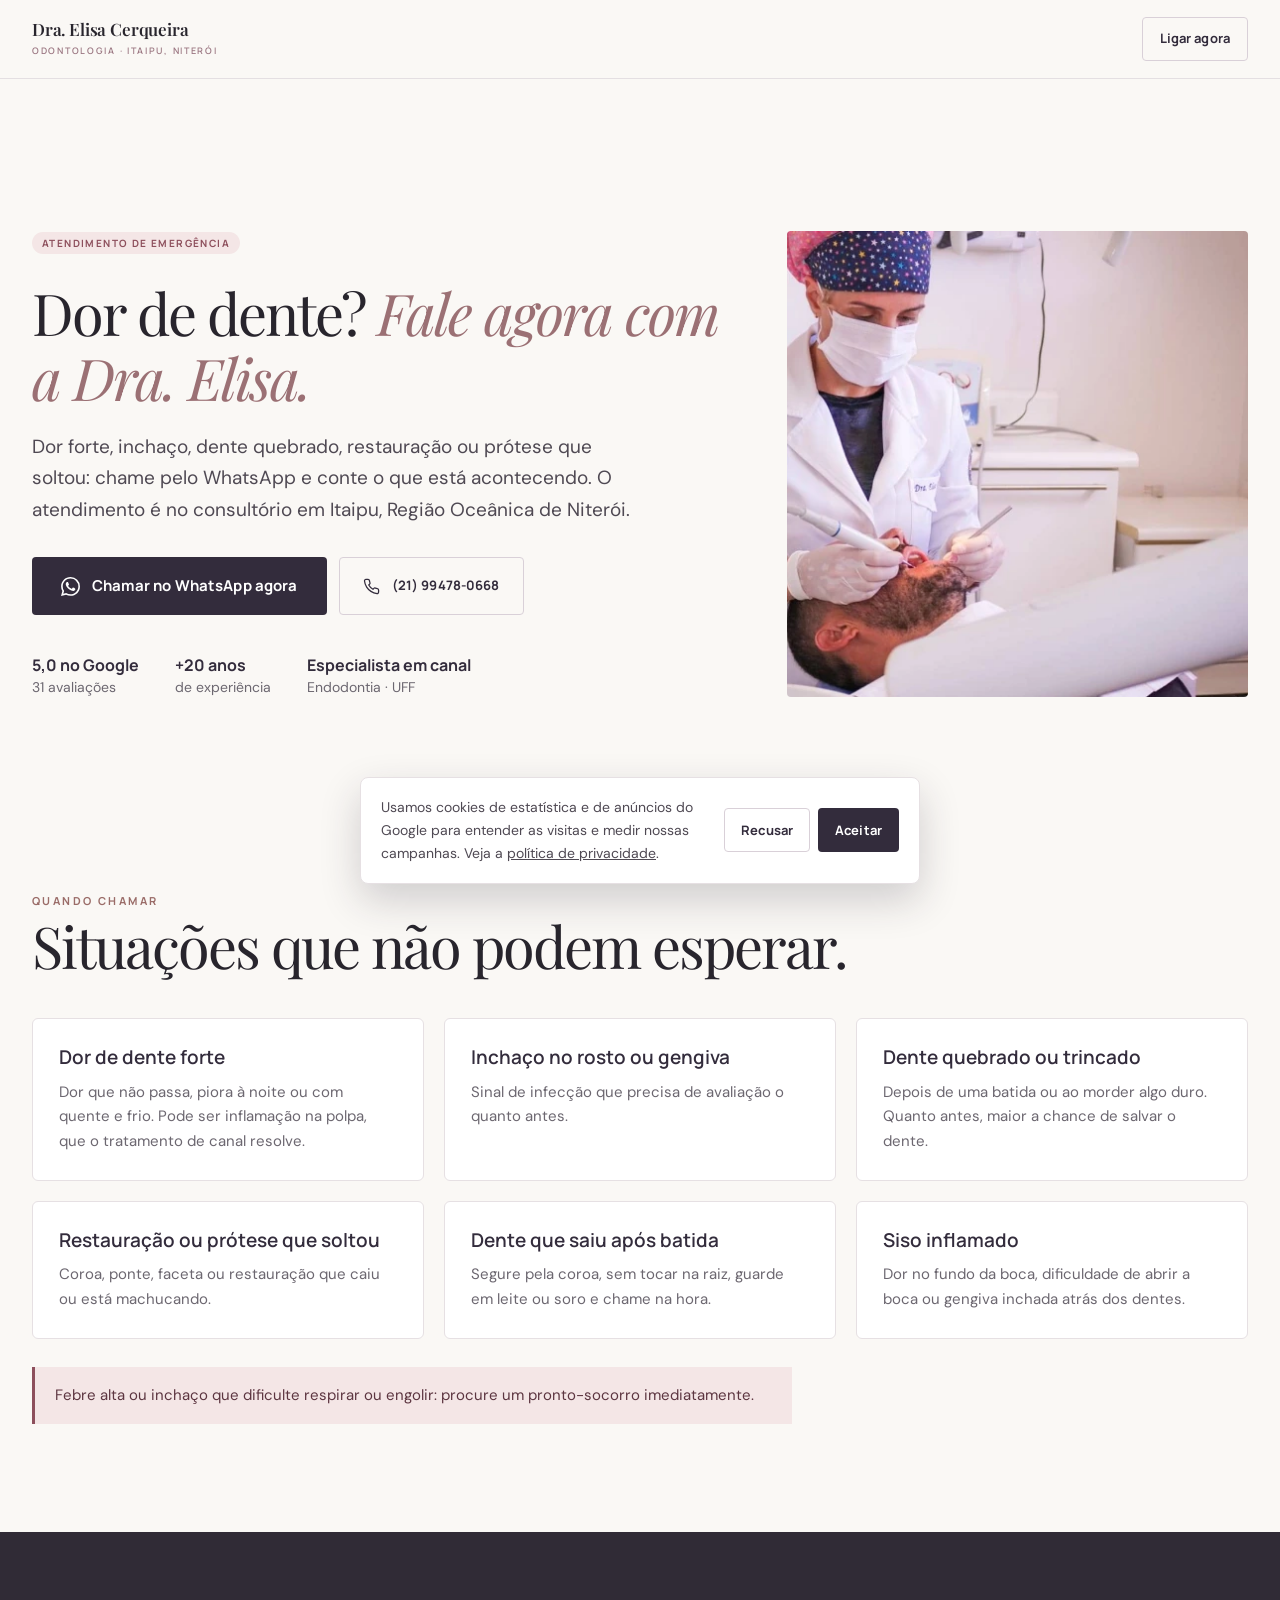
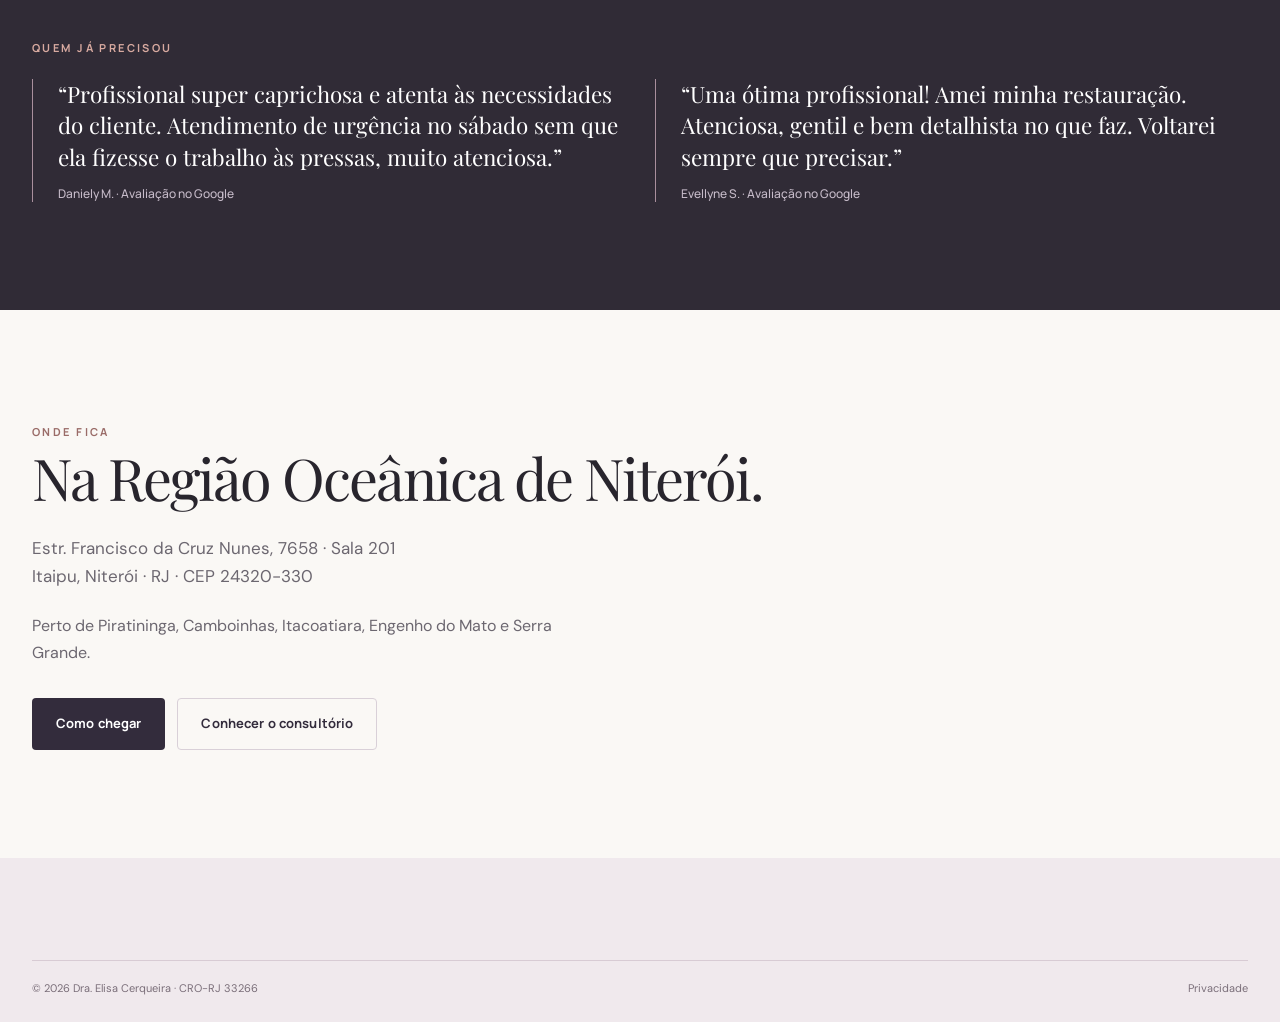
<file: emergencia.html>
<!doctype html>
<html lang="pt-BR">
<head>
  <meta charset="utf-8">
  <meta name="viewport" content="width=device-width,initial-scale=1,viewport-fit=cover">
  <meta name="theme-color" content="#faf8f5">
  <title>Emergência odontológica em Itaipu, Niterói — Dra. Elisa Cerqueira</title>
  <meta name="description" content="Dor de dente, inchaço, dente quebrado ou prótese que soltou? Atendimento de emergência odontológica em Itaipu, Região Oceânica de Niterói. Fale agora pelo WhatsApp.">
  <link rel="canonical" href="https://draelisacerqueira.com.br/emergencia">
  <link rel="icon" href="/favicon.ico" sizes="48x48"><link rel="icon" href="/favicon.svg" type="image/svg+xml"><link rel="apple-touch-icon" href="/apple-touch-icon.png">
  <meta property="og:type" content="website">
  <meta property="og:locale" content="pt_BR">
  <meta property="og:site_name" content="Dra. Elisa Cerqueira">
  <meta property="og:title" content="Emergência odontológica em Itaipu, Niterói">
  <meta property="og:description" content="Dor de dente, inchaço ou dente quebrado? Fale agora com a Dra. Elisa pelo WhatsApp.">
  <meta property="og:url" content="https://draelisacerqueira.com.br/emergencia">
  <meta property="og:image" content="https://draelisacerqueira.com.br/og-2.jpg">
  <script type="application/ld+json">{"@context":"https://schema.org","@type":"WebPage","name":"Emergência odontológica em Itaipu, Niterói","url":"https://draelisacerqueira.com.br/emergencia","about":{"@id":"https://draelisacerqueira.com.br/#consultorio"}}</script>
  <link rel="preconnect" href="https://fonts.googleapis.com"><link rel="preconnect" href="https://fonts.gstatic.com" crossorigin>
  <link href="https://fonts.googleapis.com/css2?family=DM+Sans:wght@400;500;600;700&family=Manrope:wght@400;500;600;700&family=Playfair+Display:wght@400;500;600&display=swap" rel="stylesheet">
  <link rel="stylesheet" href="/style.css">
  <script src="/head.js"></script>
  <script defer src="/main.js"></script>
</head>
<body class="page-simple page-emergencia">
<header class="header"><div class="wrap nav"><a href="/" class="brand" aria-label="Dra. Elisa Cerqueira, início"><strong>Dra. Elisa Cerqueira</strong><small>Odontologia · Itaipu, Niterói</small></a><a class="btn btn-line" href="tel:+5521994780668">Ligar agora</a></div></header>
<main>
  <section class="em-hero" id="emergencia"><div class="wrap em-hero-grid">
    <div class="em-copy">
      <span class="urgent-badge">Atendimento de emergência</span>
      <h1 class="section-title">Dor de dente? <em>Fale agora com a Dra. Elisa.</em></h1>
      <p class="em-lead">Dor forte, inchaço, dente quebrado, restauração ou prótese que soltou: chame pelo WhatsApp e conte o que está acontecendo. O atendimento é no consultório em Itaipu, Região Oceânica de Niterói.</p>
      <div class="em-actions">
        <a class="btn btn-dark em-wa" href="https://wa.me/5521994780668?text=Ol%C3%A1%2C%20preciso%20de%20um%20atendimento%20de%20emerg%C3%AAncia%20com%20a%20Dra.%20Elisa%20Cerqueira." target="_blank" rel="noopener"><span class="wa-icon"><svg viewBox="0 0 24 24" fill="currentColor" aria-hidden="true"><path d="M17.472 14.382c-.297-.149-1.758-.867-2.03-.967-.273-.099-.471-.148-.67.15-.197.297-.767.966-.94 1.164-.173.199-.347.223-.644.075-.297-.15-1.255-.463-2.39-1.475-.883-.788-1.48-1.761-1.653-2.059-.173-.297-.018-.458.13-.606.134-.133.298-.347.446-.52.149-.174.198-.298.298-.497.099-.198.05-.371-.025-.52-.075-.149-.669-1.612-.916-2.207-.242-.579-.487-.5-.669-.51-.173-.008-.371-.01-.57-.01-.198 0-.52.074-.792.372-.272.297-1.04 1.016-1.04 2.479 0 1.462 1.065 2.875 1.213 3.074.149.198 2.096 3.2 5.077 4.487.709.306 1.262.489 1.694.625.712.227 1.36.195 1.871.118.571-.085 1.758-.719 2.006-1.413.248-.694.248-1.289.173-1.413-.074-.124-.272-.198-.57-.347m-5.421 7.403h-.004a9.87 9.87 0 01-5.031-1.378l-.361-.214-3.741.982.998-3.648-.235-.374a9.86 9.86 0 01-1.51-5.26c.001-5.45 4.436-9.884 9.888-9.884 2.64 0 5.122 1.03 6.988 2.898a9.825 9.825 0 012.893 6.994c-.003 5.45-4.437 9.884-9.885 9.884m8.413-18.297A11.815 11.815 0 0012.05 0C5.495 0 .16 5.335.157 11.892c0 2.096.547 4.142 1.588 5.945L.057 24l6.305-1.654a11.882 11.882 0 005.683 1.448h.005c6.554 0 11.89-5.335 11.893-11.893a11.821 11.821 0 00-3.48-8.413Z"/></svg></span> Chamar no WhatsApp agora</a>
        <a class="btn btn-line" href="tel:+5521994780668"><svg xmlns="http://www.w3.org/2000/svg" width="24" height="24" viewBox="0 0 24 24" fill="none" stroke="currentColor" stroke-width="2" stroke-linecap="round" stroke-linejoin="round" aria-hidden="true" class="lucide"><path d="M22 16.92v3a2 2 0 0 1-2.18 2 19.79 19.79 0 0 1-8.63-3.07 19.5 19.5 0 0 1-6-6 19.79 19.79 0 0 1-3.07-8.67A2 2 0 0 1 4.11 2h3a2 2 0 0 1 2 1.72 12.84 12.84 0 0 0 .7 2.81 2 2 0 0 1-.45 2.11L8.09 9.91a16 16 0 0 0 6 6l1.27-1.27a2 2 0 0 1 2.11-.45 12.84 12.84 0 0 0 2.81.7A2 2 0 0 1 22 16.92z"></path></svg> (21) 99478-0668</a>
      </div>
      <ul class="em-proof">
        <li><strong>5,0 no Google</strong><span>31 avaliações</span></li>
        <li><strong>+20 anos</strong><span>de experiência</span></li>
        <li><strong>Especialista em canal</strong><span>Endodontia · UFF</span></li>
      </ul>
    </div>
    <img class="em-photo" src="/foto-3.webp" decoding="async" alt="Dra. Elisa Cerqueira durante atendimento odontológico" width="465" height="470" fetchpriority="high">
  </div></section>

  <section class="section em-cases" id="casos"><div class="wrap">
    <span class="eyebrow">Quando chamar</span>
    <h2 class="section-title">Situações que não podem esperar.</h2>
    <div class="em-grid">
      <div class="em-card"><h3>Dor de dente forte</h3><p>Dor que não passa, piora à noite ou com quente e frio. Pode ser inflamação na polpa, que o tratamento de canal resolve.</p></div>
      <div class="em-card"><h3>Inchaço no rosto ou gengiva</h3><p>Sinal de infecção que precisa de avaliação o quanto antes.</p></div>
      <div class="em-card"><h3>Dente quebrado ou trincado</h3><p>Depois de uma batida ou ao morder algo duro. Quanto antes, maior a chance de salvar o dente.</p></div>
      <div class="em-card"><h3>Restauração ou prótese que soltou</h3><p>Coroa, ponte, faceta ou restauração que caiu ou está machucando.</p></div>
      <div class="em-card"><h3>Dente que saiu após batida</h3><p>Segure pela coroa, sem tocar na raiz, guarde em leite ou soro e chame na hora.</p></div>
      <div class="em-card"><h3>Siso inflamado</h3><p>Dor no fundo da boca, dificuldade de abrir a boca ou gengiva inchada atrás dos dentes.</p></div>
    </div>
    <p class="em-warning">Febre alta ou inchaço que dificulte respirar ou engolir: procure um pronto-socorro imediatamente.</p>
  </div></section>

  <section class="section reviews em-reviews" id="avaliacoes"><div class="wrap">
    <span class="eyebrow eyebrow-light">Quem já precisou</span>
    <div class="review-quotes">
      <blockquote><p>“Profissional super caprichosa e atenta às necessidades do cliente. Atendimento de urgência no sábado sem que ela fizesse o trabalho às pressas, muito atenciosa.”</p><cite>Daniely M. · Avaliação no Google</cite></blockquote>
      <blockquote><p>“Uma ótima profissional! Amei minha restauração. Atenciosa, gentil e bem detalhista no que faz. Voltarei sempre que precisar.”</p><cite>Evellyne S. · Avaliação no Google</cite></blockquote>
    </div>
  </div></section>

  <section class="section em-local" id="localizacao"><div class="wrap">
    <span class="eyebrow">Onde fica</span>
    <h2 class="section-title">Na Região Oceânica de Niterói.</h2>
    <p class="address">Estr. Francisco da Cruz Nunes, 7658 · Sala 201<br>Itaipu, Niterói · RJ · CEP 24320-330</p>
    <p class="body-copy">Perto de Piratininga, Camboinhas, Itacoatiara, Engenho do Mato e Serra Grande.</p>
    <div class="em-actions"><a class="btn btn-dark" href="https://www.google.com/maps/dir/?api=1&destination=Estrada%20Francisco%20da%20Cruz%20Nunes%207658%20Itaipu%20Niter%C3%B3i%20RJ" target="_blank" rel="noopener">Como chegar</a><a class="btn btn-line" href="/">Conhecer o consultório</a></div>
  </div></section>
</main>
<footer class="footer" id="rodape"><div class="wrap"><div class="footer-bottom"><span>© <span id="year">2026</span> Dra. Elisa Cerqueira · CRO-RJ 33266</span><a href="/privacidade.html">Privacidade</a></div></div></footer>
<div class="mobile-book em-mobile" id="mobile-book"><a class="btn btn-dark" href="https://wa.me/5521994780668?text=Ol%C3%A1%2C%20preciso%20de%20um%20atendimento%20de%20emerg%C3%AAncia%20com%20a%20Dra.%20Elisa%20Cerqueira." target="_blank" rel="noopener">Emergência pelo WhatsApp</a><a class="btn btn-line mb-icon" href="tel:+5521994780668" aria-label="Ligar para o consultório"><svg xmlns="http://www.w3.org/2000/svg" width="24" height="24" viewBox="0 0 24 24" fill="none" stroke="currentColor" stroke-width="2" stroke-linecap="round" stroke-linejoin="round" aria-hidden="true" class="lucide"><path d="M22 16.92v3a2 2 0 0 1-2.18 2 19.79 19.79 0 0 1-8.63-3.07 19.5 19.5 0 0 1-6-6 19.79 19.79 0 0 1-3.07-8.67A2 2 0 0 1 4.11 2h3a2 2 0 0 1 2 1.72 12.84 12.84 0 0 0 .7 2.81 2 2 0 0 1-.45 2.11L8.09 9.91a16 16 0 0 0 6 6l1.27-1.27a2 2 0 0 1 2.11-.45 12.84 12.84 0 0 0 2.81.7A2 2 0 0 1 22 16.92z"></path></svg><span>Ligar</span></a></div>
</body>
</html>
</file>
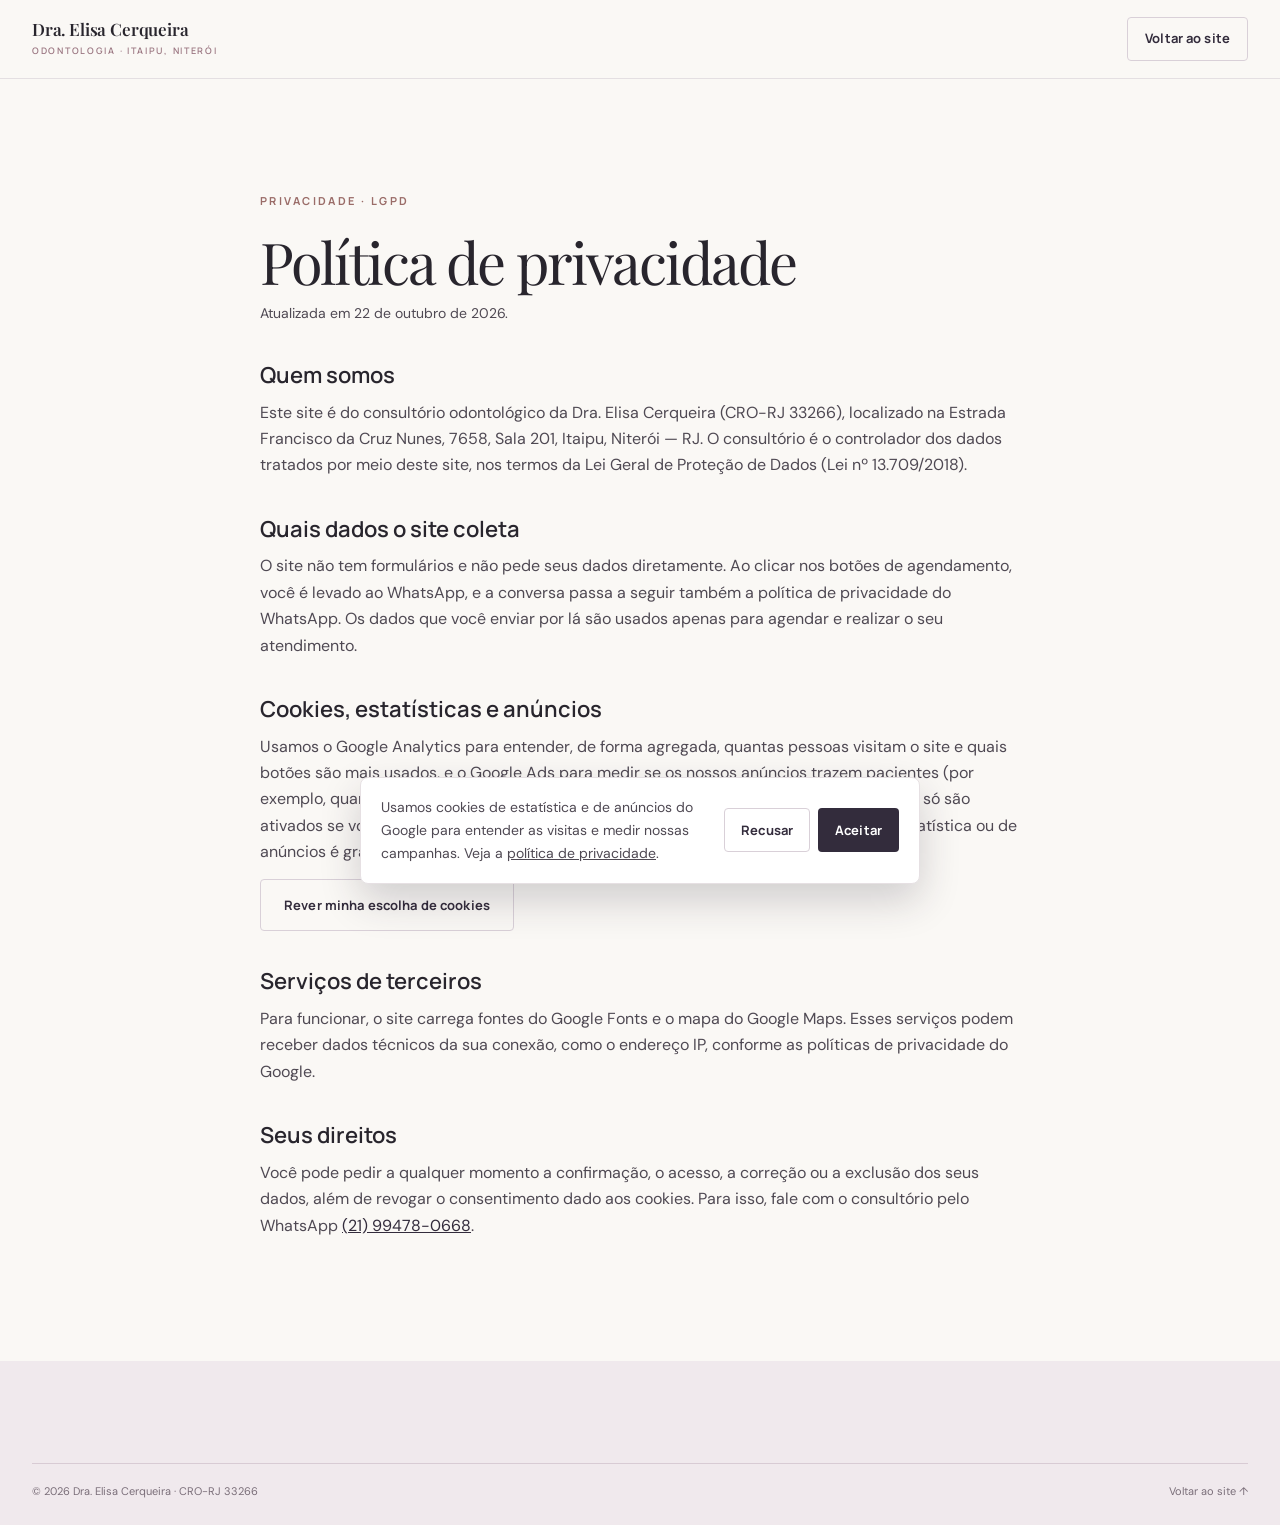
<file: privacidade.html>
<!doctype html>
<html lang="pt-BR">
<head>
  <meta charset="utf-8">
  <meta name="viewport" content="width=device-width,initial-scale=1,viewport-fit=cover">
  <meta name="theme-color" content="#faf8f5">
  <title>Política de privacidade — Dra. Elisa Cerqueira</title>
  <meta name="description" content="Como o site da Dra. Elisa Cerqueira trata dados pessoais e cookies, conforme a LGPD.">
  <link rel="canonical" href="https://draelisacerqueira.com.br/privacidade.html">
  <link rel="icon" href="/favicon.ico" sizes="48x48"><link rel="icon" href="/favicon.svg" type="image/svg+xml"><link rel="apple-touch-icon" href="/apple-touch-icon.png">
  <link rel="preconnect" href="https://fonts.googleapis.com"><link rel="preconnect" href="https://fonts.gstatic.com" crossorigin>
  <link href="https://fonts.googleapis.com/css2?family=DM+Sans:wght@400;500;600;700&family=Manrope:wght@400;500;600;700&family=Playfair+Display:wght@400;500;600&display=swap" rel="stylesheet">
  <link rel="stylesheet" href="style.css">
  <script src="head.js"></script>
  <script defer src="main.js"></script>
</head>
<body class="page-simple">
<header class="header"><div class="wrap nav"><a href="/" class="brand" aria-label="Dra. Elisa Cerqueira, início"><strong>Dra. Elisa Cerqueira</strong><small>Odontologia · Itaipu, Niterói</small></a><a class="btn btn-line" href="/">Voltar ao site</a></div></header>
<main class="section"><div class="wrap legal">
  <span class="eyebrow">Privacidade · LGPD</span>
  <h1 class="section-title">Política de privacidade</h1>
  <p class="legal-date">Atualizada em 22 de outubro de 2026.</p>

  <h2>Quem somos</h2>
  <p>Este site é do consultório odontológico da Dra. Elisa Cerqueira (CRO-RJ 33266), localizado na Estrada Francisco da Cruz Nunes, 7658, Sala 201, Itaipu, Niterói — RJ. O consultório é o controlador dos dados tratados por meio deste site, nos termos da Lei Geral de Proteção de Dados (Lei nº 13.709/2018).</p>

  <h2>Quais dados o site coleta</h2>
  <p>O site não tem formulários e não pede seus dados diretamente. Ao clicar nos botões de agendamento, você é levado ao WhatsApp, e a conversa passa a seguir também a política de privacidade do WhatsApp. Os dados que você enviar por lá são usados apenas para agendar e realizar o seu atendimento.</p>

  <h2>Cookies, estatísticas e anúncios</h2>
  <p>Usamos o Google Analytics para entender, de forma agregada, quantas pessoas visitam o site e quais botões são mais usados, e o Google Ads para medir se os nossos anúncios trazem pacientes (por exemplo, quantas pessoas clicam no WhatsApp depois de ver um anúncio). Esses cookies só são ativados se você clicar em <strong>Aceitar</strong> no aviso de cookies. Se recusar, nenhum cookie de estatística ou de anúncios é gravado.</p>
  <p><button type="button" class="btn btn-line" data-cookie-reset>Rever minha escolha de cookies</button></p>

  <h2>Serviços de terceiros</h2>
  <p>Para funcionar, o site carrega fontes do Google Fonts e o mapa do Google Maps. Esses serviços podem receber dados técnicos da sua conexão, como o endereço IP, conforme as políticas de privacidade do Google.</p>

  <h2>Seus direitos</h2>
  <p>Você pode pedir a qualquer momento a confirmação, o acesso, a correção ou a exclusão dos seus dados, além de revogar o consentimento dado aos cookies. Para isso, fale com o consultório pelo WhatsApp <a class="inline-link" href="https://wa.me/5521994780668" target="_blank" rel="noopener">(21) 99478-0668</a>.</p>
</div></main>
<footer class="footer" id="rodape"><div class="wrap"><div class="footer-bottom"><span>© <span id="year">2026</span> Dra. Elisa Cerqueira · CRO-RJ 33266</span><a href="/">Voltar ao site ↑</a></div></div></footer>
</body>
</html>
</file>
<file: style.css>
figure,blockquote,dl,dd,ul{margin:0}ul{padding:0}img,svg,iframe,video{display:block;vertical-align:middle}summary{display:block}

    :root{--paper:#faf8f5;--white:#fff;--ink:#28252d;--muted:#6c6770;--purple:#51475d;--purple-deep:#332c3c;--lilac:#eee8f0;--line:#e6e0e3;--rose:#c58d81}
    *{box-sizing:border-box}html{scroll-behavior:smooth}body{margin:0;background:var(--paper);color:var(--ink);font:16px/1.65 'DM Sans',sans-serif;overflow-x:hidden}a{text-decoration:none;color:inherit}button{font:inherit}img{display:block;width:100%;max-width:100%}h1,h2,h3,p,blockquote{margin:0}h1,h2,h3{line-height:1.12}h1,h2{font-family:'Playfair Display',serif;font-weight:400;letter-spacing:-.035em}h3{font-family:'Manrope',sans-serif;font-weight:600}section[id]{scroll-margin-top:85px}.wrap{width:min(1220px,calc(100% - 64px));margin:auto}.eyebrow{font:700 11px/1.4 'Manrope',sans-serif;text-transform:uppercase;letter-spacing:.22em;color:#9a6c68}.eyebrow-light{color:#d8aaa0}.section{padding:108px 0}.section-title{font-size:clamp(38px,4.5vw,64px)}.body-copy{color:var(--muted);max-width:540px}.btn{display:inline-flex;align-items:center;justify-content:center;gap:12px;border:1px solid transparent;border-radius:4px;min-height:52px;padding:13px 23px;font:700 13px/1.35 'Manrope',sans-serif;letter-spacing:.01em;text-align:center;transition:background .25s,color .25s,transform .25s,box-shadow .25s}.btn:hover{transform:translateY(-3px);box-shadow:0 12px 24px #332c3c1c}.btn svg{width:17px;height:17px;stroke-width:1.8;transition:transform .25s}.btn:hover svg{transform:translate(3px,-2px)}.btn-dark{background:var(--purple-deep);color:#fff}.btn-dark:hover{background:#5c4b65}.btn-light{background:#fff;color:var(--purple-deep)}.btn-line{border-color:#d9d0d8;background:transparent;color:var(--purple-deep)}.btn-line:hover{background:#fff}.text-link{display:inline-flex;gap:8px;align-items:center;color:var(--purple-deep);font:700 13px 'Manrope',sans-serif;border-bottom:1px solid #b9adb8;padding-bottom:6px}.text-link svg{width:16px;height:16px;transition:transform .2s}.text-link:hover svg{transform:translate(3px,-2px)}
    .progress{position:fixed;top:0;left:0;height:3px;width:0;background:var(--rose);z-index:100;pointer-events:none}.header{position:sticky;top:0;z-index:50;background:#faf8f5fa;border-bottom:1px solid #e4dfe2}.nav{height:78px;display:flex;align-items:center;justify-content:space-between;gap:28px}.brand{display:block;min-width:190px}.brand strong{display:block;font:600 17px/1.05 'Playfair Display',serif;letter-spacing:-.01em}.brand small{display:block;font:600 9px/1.2 'Manrope',sans-serif;letter-spacing:.19em;text-transform:uppercase;color:#9c7883;margin-top:7px}.nav-links{display:flex;align-items:center;gap:30px}.nav-links>a:not(.btn){font:600 12px 'Manrope',sans-serif;letter-spacing:.02em;transition:color .2s}.nav-links>a:not(.btn):hover{color:#9a6c68}.nav .btn{min-height:43px;padding:10px 17px}.menu-toggle{display:none;background:none;border:0;min-width:44px;min-height:44px;padding:10px;color:var(--purple-deep)}
    .hero{min-height:715px;display:grid;grid-template-columns:1.03fr .97fr;position:relative}.hero-copy{padding:100px max(32px,calc((100vw - 1220px)/2)) 88px;display:flex;flex-direction:column;align-items:flex-start;justify-content:center;min-width:0}.hero-copy .eyebrow{margin-bottom:30px}.hero h1{font-size:clamp(52px,5.1vw,78px);max-width:690px}.hero h1 em{font-style:italic;color:#9b7074}.hero-lead{color:#655f68;font-size:18px;max-width:500px;margin:28px 0 34px}.hero-actions{display:flex;gap:15px;align-items:center;flex-wrap:wrap}.hero-sub{color:#8d858d;font-size:12px;margin-top:20px}.hero-images{position:relative;background:var(--lilac);overflow:hidden}.hero-main{position:absolute;inset:0 auto 0 30%;height:100%;object-fit:cover;object-position:50% 0;width:70%;filter:saturate(.95)}.hero-side{position:absolute;left:0;bottom:44px;width:39%;height:46%;object-fit:cover;object-position:50% 20%;border:8px solid var(--paper);box-shadow:0 12px 28px #2b243030}.hero-image-label{position:absolute;right:28px;bottom:30px;background:#faf8f5eb;padding:12px 16px;backdrop-filter:blur(8px);font:600 11px 'Manrope',sans-serif;letter-spacing:.06em}@keyframes photoArrive{from{opacity:.6;transform:scale(1.045)}to{opacity:1;transform:scale(1)}}.hero-main{animation:photoArrive 1.2s ease-out both}.hero-images:after{content:"";position:absolute;inset:auto 0 0 0;height:4px;background:#c6a3a3}.hero-marker{position:absolute;bottom:0;left:0;height:1px}
    .detail-line{border-top:1px solid var(--line);border-bottom:1px solid var(--line);background:#fff}.detail-grid{display:grid;grid-template-columns:repeat(3,1fr)}.detail{padding:29px 22px;border-right:1px solid var(--line);display:flex;gap:15px;align-items:center}.detail:first-child{padding-left:0}.detail:last-child{border:0}.detail-icon{width:36px;height:36px;display:grid;place-items:center;border-radius:50%;border:1px solid #d5c9d1;color:#8d687f;flex:none}.detail-icon svg{width:18px}.detail strong{display:block;font:700 13px 'Manrope',sans-serif}.detail span:last-child{display:block;color:var(--muted);font-size:12px;margin-top:2px}
    .intro-head{display:grid;grid-template-columns:1fr 1fr;gap:9%;align-items:end;margin-bottom:52px}.intro-head .eyebrow{display:block;margin-bottom:20px}.intro-head .body-copy{font-size:17px;padding-bottom:7px}.treatment-list{border-top:1px solid var(--line)}.treatment{display:grid;grid-template-columns:65px minmax(0,1fr) 245px;gap:25px;align-items:center;padding:28px 8px;border-bottom:1px solid var(--line);transition:padding .3s,background .3s}.treatment:hover{padding-left:20px;background:#fff}.treatment-num{color:#b99ba7;font:500 13px 'Manrope',sans-serif}.treatment h3{font-size:26px}.treatment p{color:var(--muted);font-size:14px;margin-top:5px}.treatment a{justify-self:end;display:flex;gap:8px;align-items:center;color:#67546b;font:700 12px 'Manrope',sans-serif;white-space:nowrap}.treatment a svg{width:16px;transition:transform .2s}.treatment a:hover svg{transform:translate(3px,-2px)}
    .story{background:#eee8ed;padding:105px 0}.story-grid{display:grid;grid-template-columns:1.08fr .92fr;gap:8%;align-items:center}.story-copy .eyebrow{display:block;margin-bottom:23px}.story-copy h2{font-size:clamp(41px,4.4vw,62px);max-width:580px}.story-copy p{color:#625c65;max-width:530px;margin:23px 0 0}.story-copy .text-link{margin-top:28px}.story-photo{height:560px;object-fit:cover;object-position:left center;border-radius:3px}.story-photo-frame{position:relative}.story-photo-frame:before{content:"";position:absolute;width:62%;height:47%;border:1px solid #ae90a7;right:-18px;bottom:-18px;z-index:0}.story-photo{position:relative}.photo-credit{display:block;color:#938891;font:500 11px 'Manrope',sans-serif;letter-spacing:.03em;margin-top:12px}
    .practice-intro{display:grid;grid-template-columns:1fr 1fr;gap:9%;align-items:end;margin-bottom:40px}.practice-intro .eyebrow{display:block;margin-bottom:19px}.practice-gallery{display:grid;grid-template-columns:1.06fr .94fr;gap:18px}.practice-card{position:relative;overflow:hidden;background:#e8e1e5;min-height:470px}.practice-card:first-child{margin-top:55px}.practice-card img{height:470px;object-fit:cover;transition:transform .7s cubic-bezier(.2,.8,.2,1);filter:saturate(.96)}.practice-card:hover img{transform:scale(1.04)}.practice-card:nth-child(1) img{object-position:center 42%}.practice-card:nth-child(2) img{object-position:center 38%}.practice-card figcaption{position:absolute;left:0;bottom:0;right:0;padding:36px 20px 19px;color:#fff;background:linear-gradient(transparent,#211c25a8);font:600 13px 'Manrope',sans-serif}
    .human{background:#fff}.human-head{display:flex;justify-content:space-between;gap:40px;align-items:end;margin-bottom:35px}.human-head .eyebrow{display:block;margin-bottom:19px}.human-head .body-copy{max-width:390px}.human-gallery{display:block;max-width:960px;margin:auto}.human-gallery figure{margin:0;overflow:hidden;position:relative;background:#f0e7ea}.human-gallery img{height:500px;object-fit:cover;transition:transform .7s cubic-bezier(.2,.8,.2,1)}.human-gallery figure:hover img{transform:scale(1.04)}.human-gallery figure:first-child img{object-position:50% 30%}.human-gallery figcaption{padding:15px 3px 0;color:#766e77;font-size:13px}
    .reviews{background:#302b36;color:#fff}.reviews .eyebrow{display:block;margin-bottom:18px}.review-layout{display:grid;grid-template-columns:.82fr 1.18fr;gap:10%}.review-score{display:flex;align-items:baseline;gap:14px;margin:36px 0 12px}.review-score strong{font:400 85px/1 'Playfair Display',serif}.review-score .stars{color:#e4c194;letter-spacing:.15em;font-size:19px}.review-count{color:#c4bac8;font-size:14px}.review-quotes{display:grid;gap:20px}.review-quotes blockquote{border-left:1px solid #a98f9d;padding:0 0 0 25px}.review-quotes p{font:400 clamp(20px,2.2vw,30px)/1.4 'Playfair Display',serif}.review-quotes cite{display:block;font:500 12px 'Manrope',sans-serif;color:#c6bbc9;font-style:normal;margin-top:12px}.reviews .text-link{color:#efe3ed;border-color:#877789;margin-top:30px}
    .social-band{padding:75px 0;border-bottom:1px solid var(--line)}.social-inner{display:flex;align-items:center;justify-content:space-between;gap:35px}.social-inner .eyebrow{display:block;margin-bottom:13px}.social-inner h2{font-size:clamp(34px,3.5vw,50px)}.social-inner p{color:var(--muted);margin-top:12px}.social-inner .btn{flex:none}
    .cta{padding:105px 0;background:#d7c4cf;text-align:center}.cta .eyebrow{color:#665565}.cta h2{font-size:clamp(40px,4.4vw,63px);max-width:800px;margin:17px auto 18px}.cta p{color:#554a56;max-width:580px;margin:0 auto 28px}.location-grid{display:grid;grid-template-columns:.78fr 1.22fr;gap:7%;align-items:center}.location .eyebrow{display:block;margin-bottom:17px}.location h2{font-size:clamp(40px,4.2vw,60px)}.address{color:var(--muted);font-size:17px;margin:25px 0 23px}.location-actions{display:flex;gap:12px;flex-wrap:wrap}.map{height:420px;border-radius:3px;background:#e7e7e3;overflow:hidden}.map-note{color:#938b92;font-size:11px;margin-top:10px}.footer{background:#221f26;color:#f4eef3;padding:50px 0 28px}.footer-top{display:flex;justify-content:space-between;gap:30px}.footer .brand small{color:#b7a4b2}.footer-links{display:flex;gap:23px;flex-wrap:wrap;font:600 12px 'Manrope',sans-serif}.footer-links a:hover{color:#e4b8b9}.footer-bottom{border-top:1px solid #ffffff26;margin-top:42px;padding-top:18px;color:#aea3af;font-size:11px}.mobile-book{display:none}
    @media(max-width:1000px){.wrap{width:min(100% - 48px,1220px)}.nav-links{gap:17px}.nav-links>a:not(.btn){font-size:11px}.hero{min-height:640px}.hero-copy{padding:75px 35px}.hero h1{font-size:clamp(48px,5.5vw,64px)}.hero-side{width:42%}.detail{padding:21px 12px}.story-photo{height:490px}.practice-card,.practice-card img{min-height:380px;height:380px}.human-gallery img{height:390px}}
    @media(max-width:720px){body{padding-bottom:calc(72px + env(safe-area-inset-bottom))}.wrap{width:min(100% - 36px,520px)}.section{padding:72px 0}.nav{height:67px}.brand{min-width:0}.brand strong{font-size:15px}.brand small{font-size:8px}.menu-toggle{display:grid;place-items:center}.nav-links{display:none;position:absolute;top:67px;left:0;right:0;padding:16px 18px 22px;flex-direction:column;align-items:stretch;gap:1px;background:var(--paper);box-shadow:0 18px 30px #2a243029}.nav-links.open{display:flex}.nav-links>a:not(.btn){display:block;font-size:13px;padding:11px 4px;min-height:44px}.nav-links .btn{margin-top:10px}.hero{display:flex;flex-direction:column;min-height:0}.hero-copy{padding:55px 18px 38px;width:min(100%,556px);margin:auto}.hero-copy .eyebrow{margin-bottom:17px}.hero h1{font-size:clamp(45px,11vw,63px)}.hero-lead{font-size:16px;margin:20px 0 25px}.hero-actions{width:100%}.hero-actions .btn{width:100%}.hero-sub{font-size:11px;margin-top:13px}.hero-images{height:390px}.hero-main{left:16%;width:84%;object-position:center top}.hero-side{left:18px;bottom:23px;width:31%;height:52%;border-width:5px}.hero-image-label{right:14px;bottom:14px;font-size:9px;padding:8px 10px}.detail-grid{grid-template-columns:1fr}.detail{padding:17px 0;border-right:0;border-bottom:1px solid var(--line)}.detail:last-child{border:0}.detail-icon{width:33px;height:33px}.intro-head,.practice-intro{display:block;margin-bottom:28px}.intro-head .body-copy,.practice-intro .body-copy{margin-top:17px;font-size:15px}.section-title{font-size:42px}.treatment{grid-template-columns:31px 1fr;gap:12px;padding:23px 0}.treatment:hover{padding-left:0;background:transparent}.treatment h3{font-size:22px}.treatment p{font-size:13px}.treatment a{grid-column:2;justify-self:start;margin-top:5px}.story{padding:72px 0}.story-grid{display:flex;flex-direction:column;gap:36px}.story-copy h2{font-size:42px}.story-copy p{font-size:15px}.story-photo{height:430px}.story-photo-frame{width:calc(100% - 14px)}.story-photo-frame:before{right:-14px;bottom:-14px}.practice-gallery{grid-template-columns:1fr;gap:17px}.practice-card:first-child{margin-top:0}.practice-card,.practice-card img{height:320px;min-height:320px}.practice-card:nth-child(1) img{object-position:50% 40%}.human-head{display:block}.human-head .body-copy{margin-top:15px}.human-gallery{grid-template-columns:1fr;gap:25px}.human-gallery img{height:320px}.human-gallery figure:nth-child(2) img{height:300px}.reviews{padding:72px 0}.review-layout{display:block}.review-score{margin:24px 0 6px}.review-score strong{font-size:72px}.review-quotes{margin-top:39px;gap:28px}.review-quotes p{font-size:24px}.social-band{padding:70px 0}.social-inner{display:block}.social-inner .btn{margin-top:25px}.cta{padding:72px 0}.cta h2{font-size:43px}.location-grid{display:block}.location .map{margin-top:32px;height:360px}.footer-top{display:block}.footer-links{margin-top:27px;gap:15px 22px}.mobile-book{display:block;position:fixed;bottom:0;left:0;right:0;z-index:60;padding:10px 18px calc(10px + env(safe-area-inset-bottom));background:#faf8f5ee;backdrop-filter:blur(12px);box-shadow:0 -8px 26px #2a24301c;transition:transform .25s}.mobile-book .btn{width:100%;min-height:48px}.mobile-book.hidden{transform:translateY(110%)}.location{padding-bottom:84px}}
    @media(max-width:390px){.hero h1{font-size:43px}.hero-images{height:355px}.hero-side{height:48%}.section-title,.story-copy h2{font-size:39px}}
    @media(prefers-reduced-motion:reduce){html{scroll-behavior:auto}*,*:before,*:after{animation-duration:.01ms!important;transition-duration:.01ms!important;scroll-behavior:auto!important}[data-aos]{opacity:1!important;transform:none!important}}
  

.hero-main{inset:88px 0 auto 0;width:100%;height:440px;object-fit:cover;object-position:35% center;animation:photoArrive 1.2s ease-out both}.hero-side{left:-18px;bottom:38px;width:170px;height:225px;object-fit:cover;object-position:center top}.hero-image-label{background:#faf8f5f0}
.practice-gallery{grid-template-columns:.82fr 1.18fr}.practice-card:first-child{margin-top:0}.practice-card:first-child img{object-position:center 28%}.practice-card:nth-child(2){margin-top:55px}.story-photo{object-position:left center}
.wa-icon{display:inline-flex;align-items:center;justify-content:center}.wa-icon svg{display:block;width:19px;height:19px;fill:currentColor}.footer{background:#f0e9ed;color:var(--purple-deep);padding:60px 0 25px}.footer-grid{display:grid;grid-template-columns:1.1fr 1fr 1fr;gap:40px}.footer-brand p{font-size:14px;color:#726673;max-width:250px;margin-top:19px}.footer-label{display:block;color:#9a6c78;text-transform:uppercase;letter-spacing:.18em;font:700 10px 'Manrope',sans-serif;margin-bottom:18px}.footer-grid>div:nth-child(n+2) a{display:flex;align-items:center;gap:8px;font-size:14px;margin:9px 0}.footer-grid a:hover{color:#a16b78}.footer-grid address{font-size:14px;font-style:normal;line-height:1.7;color:#554d58}.footer-bottom{border-top:1px solid #d8cbd4;color:#7a6e79;display:flex;justify-content:space-between;gap:20px}.footer-bottom a:hover{text-decoration:underline}
.map{position:relative;isolation:isolate;overflow:hidden;touch-action:pan-y;background:#e7e7e3}.map-canvas{position:absolute;width:900px;height:650px;left:50%;top:50%;transform:translate(-50%,-50%);transform-origin:center;cursor:grab;touch-action:none;user-select:none}.map-canvas.dragging{cursor:grabbing}.map-canvas img{position:absolute;inset:0;width:900px;height:650px;max-width:none;pointer-events:none}.map-marker{position:absolute;left:450px;top:325px;width:42px;height:50px;transform:translate(-50%,-100%);border:0;background:transparent;color:#416f94;padding:0;cursor:pointer;filter:drop-shadow(0 3px 4px #0005)}.map-marker svg{width:42px;height:50px}.map-controls{position:absolute;z-index:2;top:12px;left:12px;display:grid;background:#fff;box-shadow:0 2px 8px #0002}.map-controls button{width:44px;height:44px;border:0;background:#fff;color:#25232a;font-size:25px;line-height:1;cursor:pointer}.map-controls button+button{border-top:1px solid #ddd}.map-controls button:hover{background:#f3edf1}.map-popup{position:absolute;z-index:2;left:50%;top:37%;transform:translateX(-50%);width:max-content;max-width:calc(100% - 30px);padding:10px 14px;background:#fff;box-shadow:0 3px 10px #0003;border-radius:4px;font:600 12px 'Manrope',sans-serif}.map-popup[hidden]{display:none}.map-attribution{position:absolute;right:0;bottom:0;background:#ffffffdc;padding:2px 6px;font-size:10px;color:#333}.map-attribution a{text-decoration:underline}.treatment{position:relative}.treatment:after{content:"";position:absolute;left:0;bottom:-1px;width:0;height:2px;background:#b98790;transition:width .7s ease}.treatment.aos-animate:after{width:100%}.treatment a{min-height:44px;align-items:center}.btn:active{transform:scale(.985)}:focus-visible{outline:2px solid #8d5e74;outline-offset:3px}
@media(max-width:720px){body{padding-bottom:0}.header{padding-top:env(safe-area-inset-top)}.hero-images{height:370px}.hero-main{top:18px;left:0;width:100%;height:285px;object-position:35% center}.hero-side{left:16px;bottom:16px;width:110px;height:145px}.hero-image-label{right:10px;bottom:10px}.practice-gallery{grid-template-columns:1fr}.practice-card:nth-child(2){margin-top:0}.practice-card:first-child,.practice-card:first-child img{height:420px;min-height:420px}.story-photo{height:350px}.footer{padding:50px 0 20px}.footer-grid{grid-template-columns:1fr;gap:27px}.footer-bottom{display:block}.footer-bottom a{display:block;margin-top:9px}.map{touch-action:auto}}


.credentials{list-style:none;padding:0;margin:26px 0 0;display:grid;gap:10px}.credentials li{display:flex;align-items:center;gap:10px;font:600 14px 'Manrope',sans-serif;color:var(--purple-deep)}.credentials svg{width:18px;height:18px;color:#9a6c68;flex:none}
.team-grid{display:grid;grid-template-columns:repeat(4,1fr);gap:18px}.team-card{margin:0;background:#fff}.team-card img{height:340px;object-fit:cover;object-position:center 30%;transition:transform .7s cubic-bezier(.2,.8,.2,1)}.team-card{overflow:hidden}.team-card:hover img{transform:scale(1.04)}.team-card figcaption{padding:16px 4px 4px;font:600 16px/1.3 'Manrope',sans-serif;color:var(--purple-deep)}.team-card figcaption span{display:block;font:700 10px/1.4 'Manrope',sans-serif;text-transform:uppercase;letter-spacing:.18em;color:#9a6c68;margin-bottom:5px}
.faq{background:#fff}.faq-grid{display:grid;grid-template-columns:.8fr 1.2fr;gap:9%}.faq .eyebrow{display:block;margin-bottom:19px}.faq .body-copy{margin-top:20px}.faq-list{border-top:1px solid var(--line)}.faq-list details{border-bottom:1px solid var(--line)}.faq-list summary{list-style:none;cursor:pointer;display:flex;justify-content:space-between;align-items:center;gap:20px;padding:24px 4px;min-height:44px;font:600 18px/1.35 'Manrope',sans-serif;color:var(--purple-deep)}.faq-list summary::-webkit-details-marker{display:none}.faq-list summary svg{width:20px;height:20px;flex:none;color:#9a6c68;transition:transform .25s}.faq-list details[open] summary svg{transform:rotate(45deg)}.faq-list details p{color:var(--muted);padding:0 4px 24px;max-width:620px}
.nav-links>a{white-space:nowrap}
@media(max-width:1100px) and (min-width:721px){.nav-links{gap:18px}.nav-links>a.nav-extra{display:none}}
@media(max-width:1000px){.team-grid{grid-template-columns:repeat(2,1fr)}.team-card img{height:300px}}
@media(max-width:720px){.team-grid{grid-template-columns:1fr}.team-card img{height:280px}.faq-grid{display:block}.faq-list{margin-top:32px}.faq-list summary{font-size:16px;padding:20px 0}}


.header{transition:box-shadow .3s,background .3s}.header.scrolled{box-shadow:0 10px 30px #2a24301a;background:#faf8f5fa}
.map{border-radius:6px;box-shadow:0 18px 40px #2a243019;border:1px solid var(--line)}.map iframe{display:block;width:100%;height:100%;border:0;filter:saturate(.85)}
.hero-copy>*{animation:heroRise .95s cubic-bezier(.2,.8,.2,1) both}.hero-copy>*:nth-child(2){animation-delay:.12s}.hero-copy>*:nth-child(3){animation-delay:.24s}.hero-copy>*:nth-child(4){animation-delay:.36s}.hero-copy>*:nth-child(5){animation-delay:.48s}@keyframes heroRise{from{opacity:0;transform:translateY(26px)}to{opacity:1;transform:none}}
.hero-side{animation:sideIn 1.1s .45s cubic-bezier(.2,.8,.2,1) both}@keyframes sideIn{from{opacity:0;transform:translate(-22px,22px)}to{opacity:1;transform:none}}
.js .reveal{clip-path:inset(0 0 100% 0);transition:clip-path 1.15s cubic-bezier(.77,0,.18,1)}.js .reveal img{transform:scale(1.14);transition:transform 1.6s cubic-bezier(.2,.8,.2,1)}.js .reveal.in{clip-path:inset(0 0 0 0)}.js .reveal.in img{transform:scale(1)}.js .reveal.in:hover img{transform:scale(1.04);transition-duration:.7s}
.team-card figcaption{position:relative}.team-card figcaption:after{content:"";position:absolute;left:4px;bottom:-2px;width:0;height:1px;background:#b98790;transition:width .5s ease}.team-card:hover figcaption:after{width:48px}
.human-gallery{max-width:760px}.practice-gallery{max-width:1000px;margin:auto}
@media(max-width:720px){.text-link{min-height:44px;padding-bottom:4px;align-items:center}.footer-grid a{min-height:44px;margin:0!important}.footer-bottom a{display:flex;align-items:center;min-height:44px;margin-top:4px}.brand{min-height:44px;display:flex;flex-direction:column;justify-content:center}.brand small{font-size:9.5px;letter-spacing:.14em}.team-card figcaption span,.footer-label{font-size:11px}.map{height:320px}}
@media(prefers-reduced-motion:reduce){.js .reveal{clip-path:none}.js .reveal img{transform:none}}
/* desempenho de rolagem: so opacity/transform (processados pela placa de video) */
.js .reveal{clip-path:none;opacity:0;transform:translateY(36px);transition:opacity .9s ease,transform 1.1s cubic-bezier(.2,.8,.2,1)}.js .reveal.in{clip-path:none;opacity:1;transform:none}.js .reveal img,.js .reveal.in img{transform:none;transition:transform .7s cubic-bezier(.2,.8,.2,1)}.js .reveal.in:hover img{transform:scale(1.04)}
.hero-main,.practice-card img,.map iframe{filter:none!important}
.progress{width:100%!important;transform:scaleX(0);transform-origin:0 50%;will-change:transform}
.treatment:after,.treatment.aos-animate:after{width:100%;transform:scaleX(0);transform-origin:0 50%;transition:transform .7s ease}.treatment.aos-animate:after{transform:scaleX(1)}
.team-card figcaption:after,.team-card:hover figcaption:after{width:48px;transform:scaleX(0);transform-origin:0 50%;transition:transform .5s ease}.team-card:hover figcaption:after{transform:scaleX(1)}
.header,.header.scrolled{transition:none}.mobile-book{-webkit-backdrop-filter:none;backdrop-filter:none;background:#faf8f5}
.map-load{position:absolute;inset:0;width:100%;height:100%;border:0;padding:0;cursor:pointer;background:#e7e7e3 url(mapa.webp) center/cover no-repeat;display:grid;place-items:center}.map-load span{display:inline-flex;align-items:center;gap:10px;background:#fff;color:var(--purple-deep);padding:13px 20px;border-radius:4px;font:700 13px 'Manrope',sans-serif;box-shadow:0 8px 24px #2a243033;transition:transform .25s}.map-load:hover span{transform:translateY(-2px)}.map-load svg{width:18px;height:18px}.map{position:relative}
.map-load{transition:opacity .5s}.map-load.gone{opacity:0;pointer-events:none}.treatment-urgent{background:#fff;border-left:3px solid #b98790;padding-left:20px}.treatment-urgent:hover{padding-left:28px}.urgent-badge{display:inline-block;margin-bottom:8px;padding:4px 10px;border-radius:999px;background:#f4e6e6;color:#8d4f5c;font:700 10px/1.4 Manrope,sans-serif;letter-spacing:.14em;text-transform:uppercase}.treatment-urgent a{color:#8d4f5c}@media(max-width:720px){.treatment-urgent{padding-left:14px;padding-right:10px}.treatment-urgent:hover{padding-left:14px}}
.review-quotes{gap:30px}.review-quotes p{font-size:clamp(19px,1.75vw,24px)}@media(max-width:720px){.review-quotes p{font-size:20px}}
@media(prefers-reduced-motion:reduce){.js .reveal{opacity:1;transform:none}}

/* paginas simples (privacidade e 404) */
.page-simple .nav .btn{min-height:44px;padding:10px 17px}.legal{max-width:760px}.legal .section-title{margin:16px 0 8px}.legal-date{color:var(--muted);font-size:14px;margin-bottom:28px}.legal h2{font:600 22px/1.3 'Manrope',sans-serif;letter-spacing:0;margin:36px 0 10px}.legal p{color:#4f4953;margin:0 0 14px}.inline-link{text-decoration:underline;color:var(--purple-deep)}
.notfound{min-height:100vh;display:grid;place-items:center;padding:60px 0}.notfound .section-title{margin:16px 0 18px}.notfound .hero-actions{margin-top:30px}
@media(max-width:720px){.page-simple .menu-toggle{display:none}.page-simple .nav .btn{padding:10px 12px;font-size:12px}}
/* barra fixa do celular: Agendar, Ligar, Rota */
@media(max-width:720px){.mobile-book{display:flex;gap:8px;align-items:stretch}.mobile-book .btn-dark{flex:1;width:auto;font-size:12.5px;padding:10px 12px;gap:8px}.mobile-book .mb-icon{flex:none;flex-direction:column;gap:2px;min-width:58px;min-height:48px;padding:6px 8px;font-size:10.5px;background:#fff}.mobile-book .mb-icon svg{width:18px;height:18px}.mobile-book .btn-dark svg.lucide{display:none}}
/* aviso de cookies */
.cookie-banner{position:fixed;left:16px;right:16px;bottom:16px;z-index:90;max-width:560px;margin:auto;background:#fff;border:1px solid var(--line);border-radius:8px;box-shadow:0 16px 40px #2a243033;padding:18px 20px;display:flex;flex-wrap:wrap;gap:12px 16px;align-items:center;font-size:14px;color:#4f4953}.cookie-banner p{flex:1 1 260px}.cookie-banner a{text-decoration:underline}.cookie-actions{display:flex;gap:8px}.cookie-actions .btn{min-height:44px;padding:9px 16px}
@media(max-width:720px){.cookie-banner{bottom:calc(84px + env(safe-area-inset-bottom));left:10px;right:10px;padding:14px}.cookie-actions{width:100%}.cookie-actions .btn{flex:1}}
/* barra fixa em telas estreitas: o botao do WhatsApp encolhe e quebra linha */
@media(max-width:720px){.mobile-book{padding-left:12px;padding-right:12px}.mobile-book .btn-dark{flex:1 1 0;min-width:0;white-space:normal;line-height:1.2;padding:8px 10px}.mobile-book .mb-icon{min-width:54px}}
@media(max-width:360px){.mobile-book .btn-dark{font-size:11.5px;gap:6px}.mobile-book .mb-icon{min-width:48px;padding:6px 4px}}
@media(max-width:720px){.mobile-book .mb-icon{width:auto;flex:0 0 auto}}
/* pagina de emergencia (destino dos anuncios) */
.em-hero{padding:150px 0 80px}.em-hero-grid{display:grid;grid-template-columns:1.2fr .8fr;gap:64px;align-items:center}.em-copy .section-title{margin:18px 0 22px}.em-copy .section-title em{font-style:italic;color:#9b7074}.em-lead{color:#4f4953;font-size:19px;max-width:600px}.em-actions{display:flex;flex-wrap:wrap;gap:12px;margin-top:32px}.em-wa{font-size:15px;min-height:58px;padding:14px 28px}.em-proof{list-style:none;padding:0;margin:40px 0 0;display:flex;flex-wrap:wrap;gap:14px 36px}.em-proof li{display:flex;flex-direction:column}.em-proof strong{font:700 16px/1.3 'Manrope',sans-serif;color:var(--purple-deep)}.em-proof span{color:var(--muted);font-size:14px}.em-photo{width:100%;height:auto;aspect-ratio:465/470;object-fit:cover;border-radius:4px}
.em-cases .section-title{margin-bottom:40px}.em-grid{display:grid;grid-template-columns:repeat(3,1fr);gap:20px}.em-card{background:#fff;border:1px solid var(--line);border-radius:6px;padding:26px}.em-card h3{font:600 19px/1.3 'Manrope',sans-serif;color:var(--purple-deep);margin-bottom:10px}.em-card p{color:var(--muted);font-size:15px}.em-warning{margin-top:28px;padding:16px 20px;border-left:3px solid #8d4f5c;background:#f4e6e6;color:#5c3540;font-size:15px;max-width:760px}
.em-reviews .review-quotes{grid-template-columns:1fr 1fr;margin-top:24px}.em-local .section-title{margin-bottom:0}
@media(max-width:900px){.em-hero-grid{grid-template-columns:1fr;gap:36px}.em-photo{max-width:420px}.em-grid{grid-template-columns:1fr 1fr}}
@media(max-width:720px){.em-hero{padding:112px 0 56px}.em-lead{font-size:16px}.em-actions .btn{width:100%;margin-top:0}.em-grid,.em-reviews .review-quotes{grid-template-columns:1fr}.page-emergencia main{padding-bottom:80px}.em-mobile .btn-dark{font-size:14px}}
</file>
